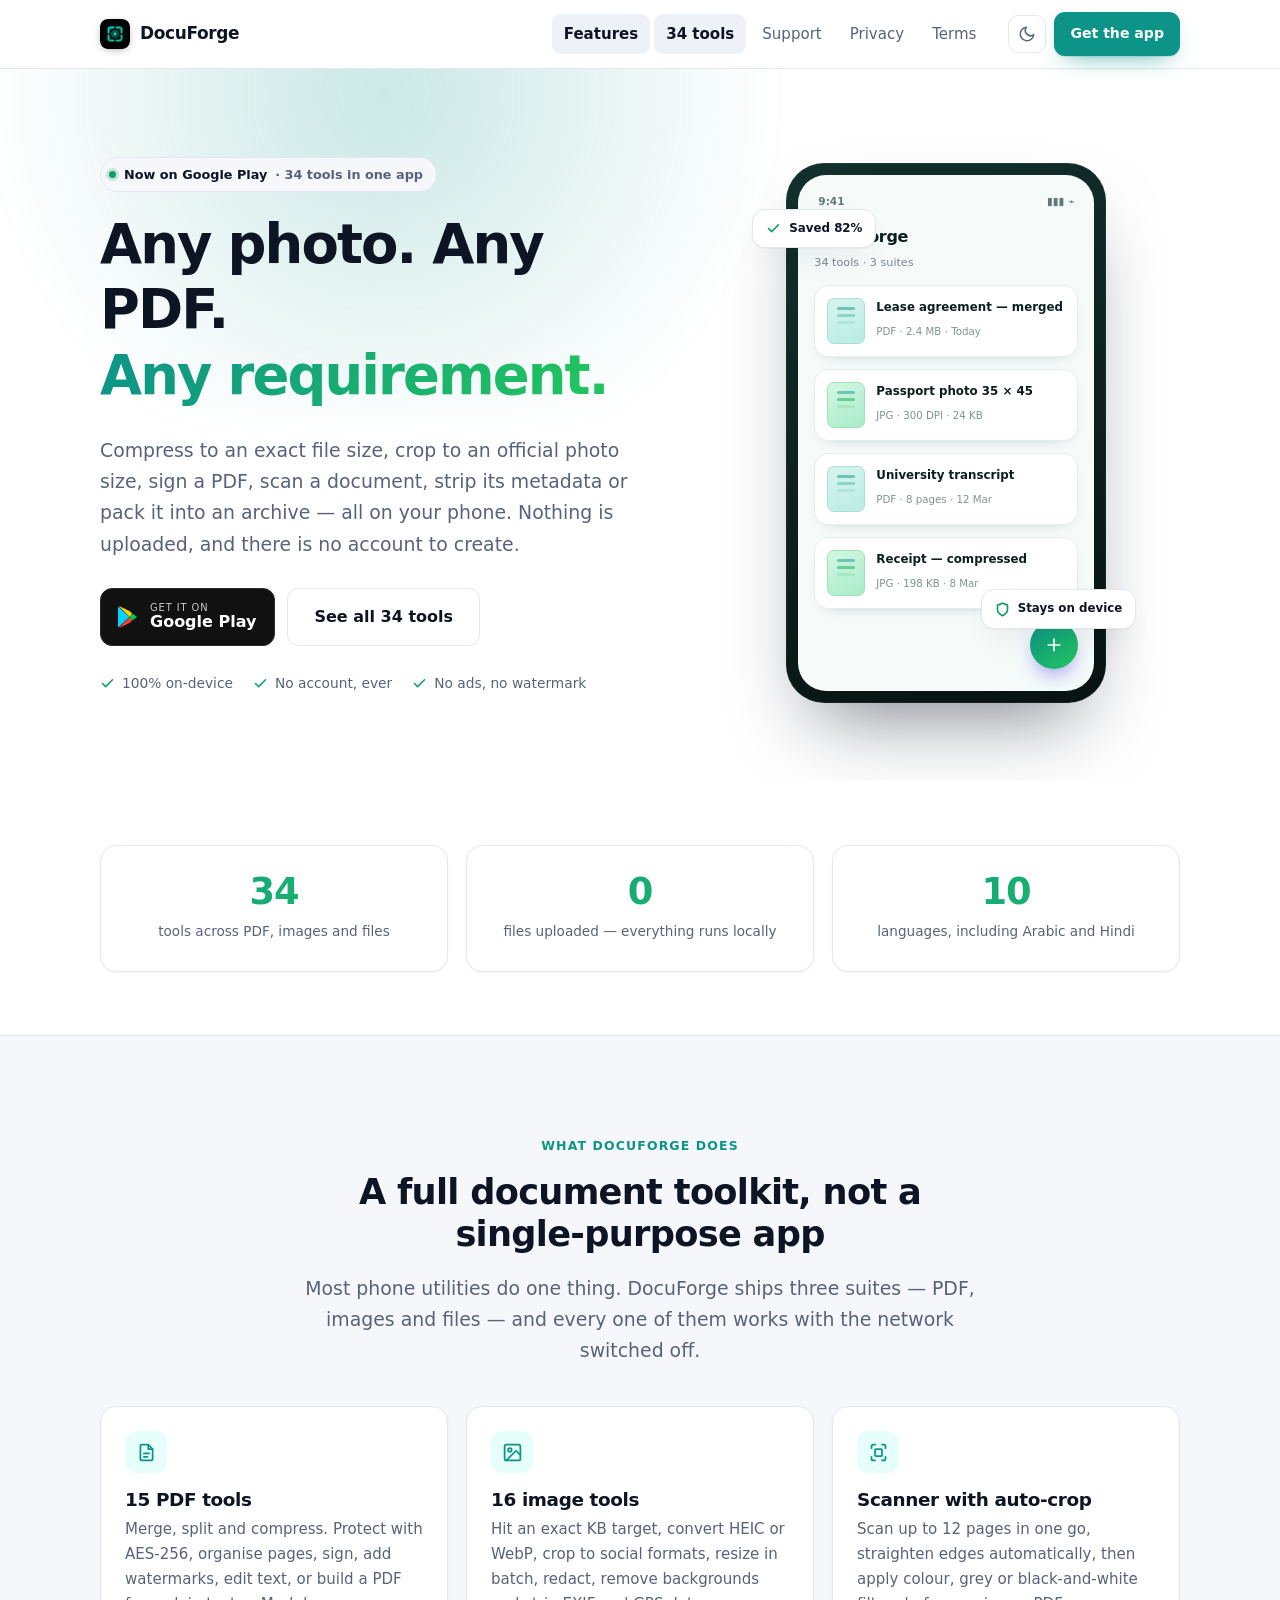
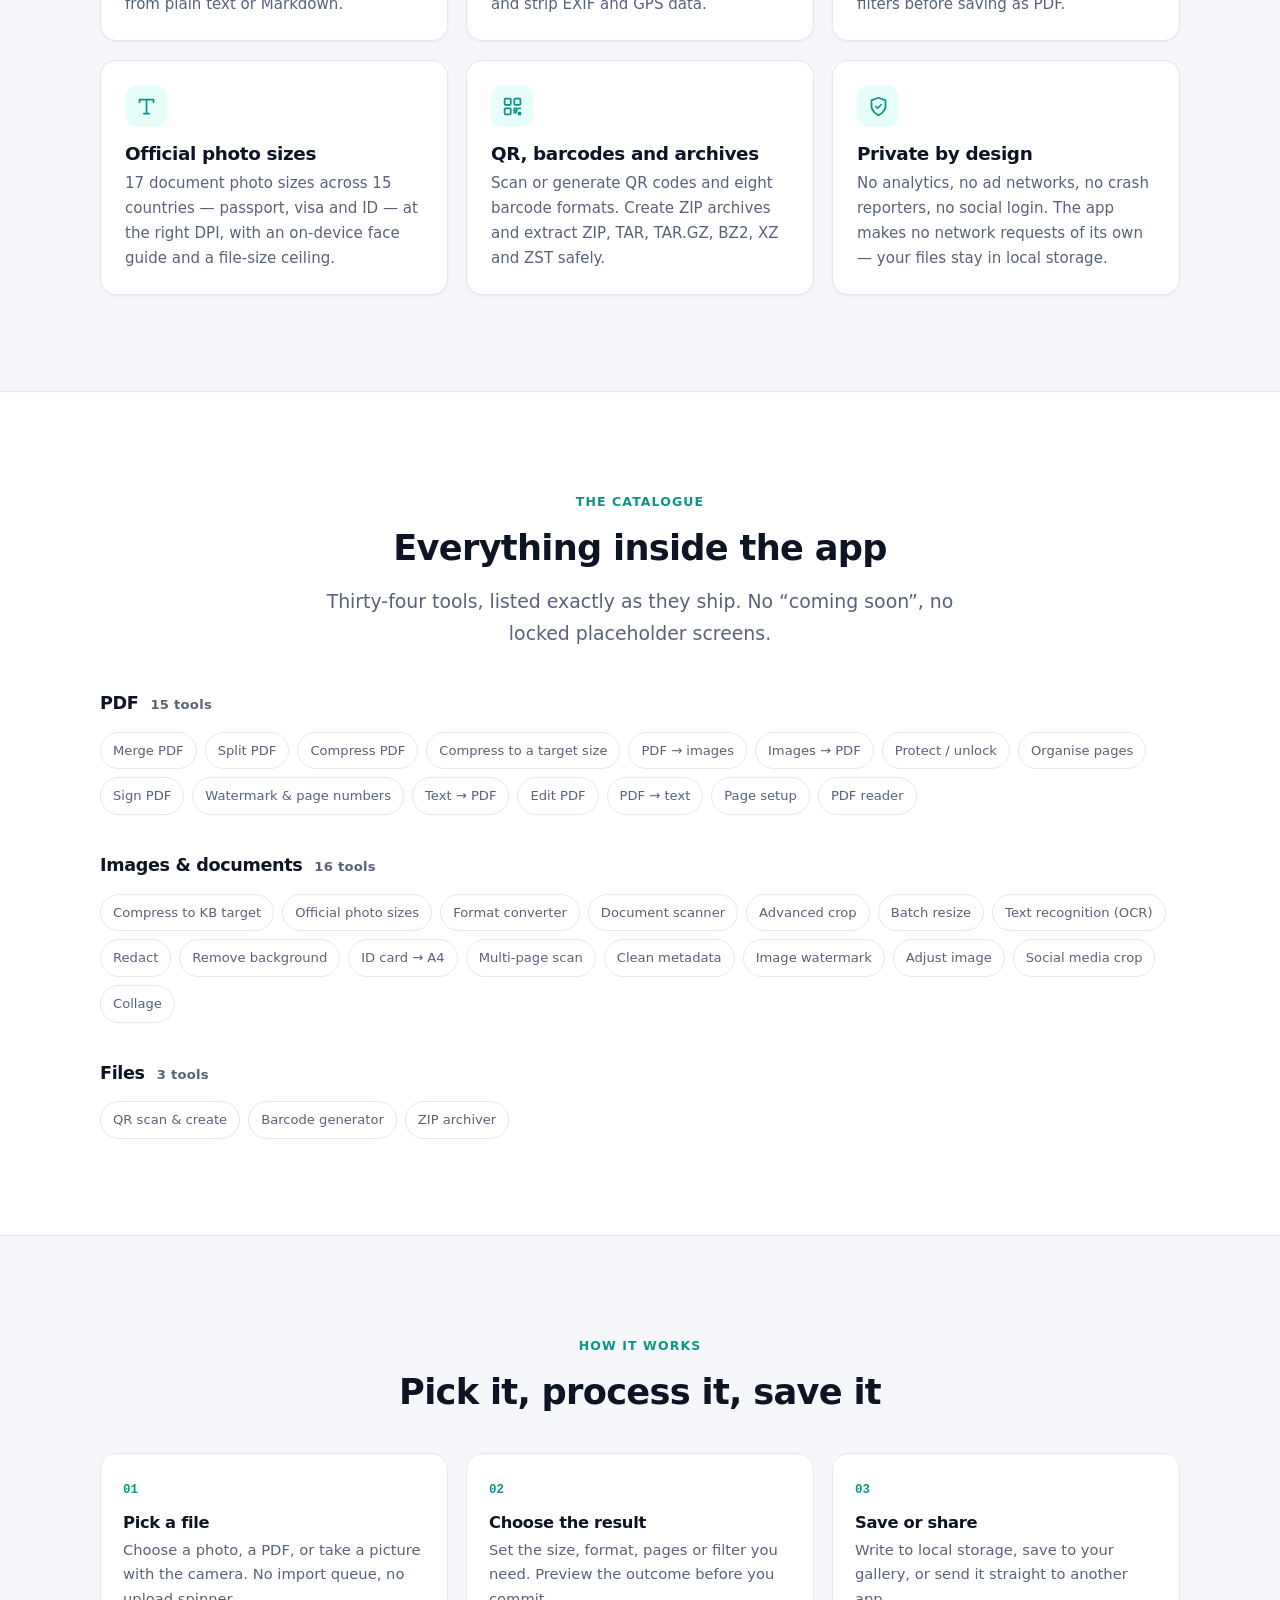
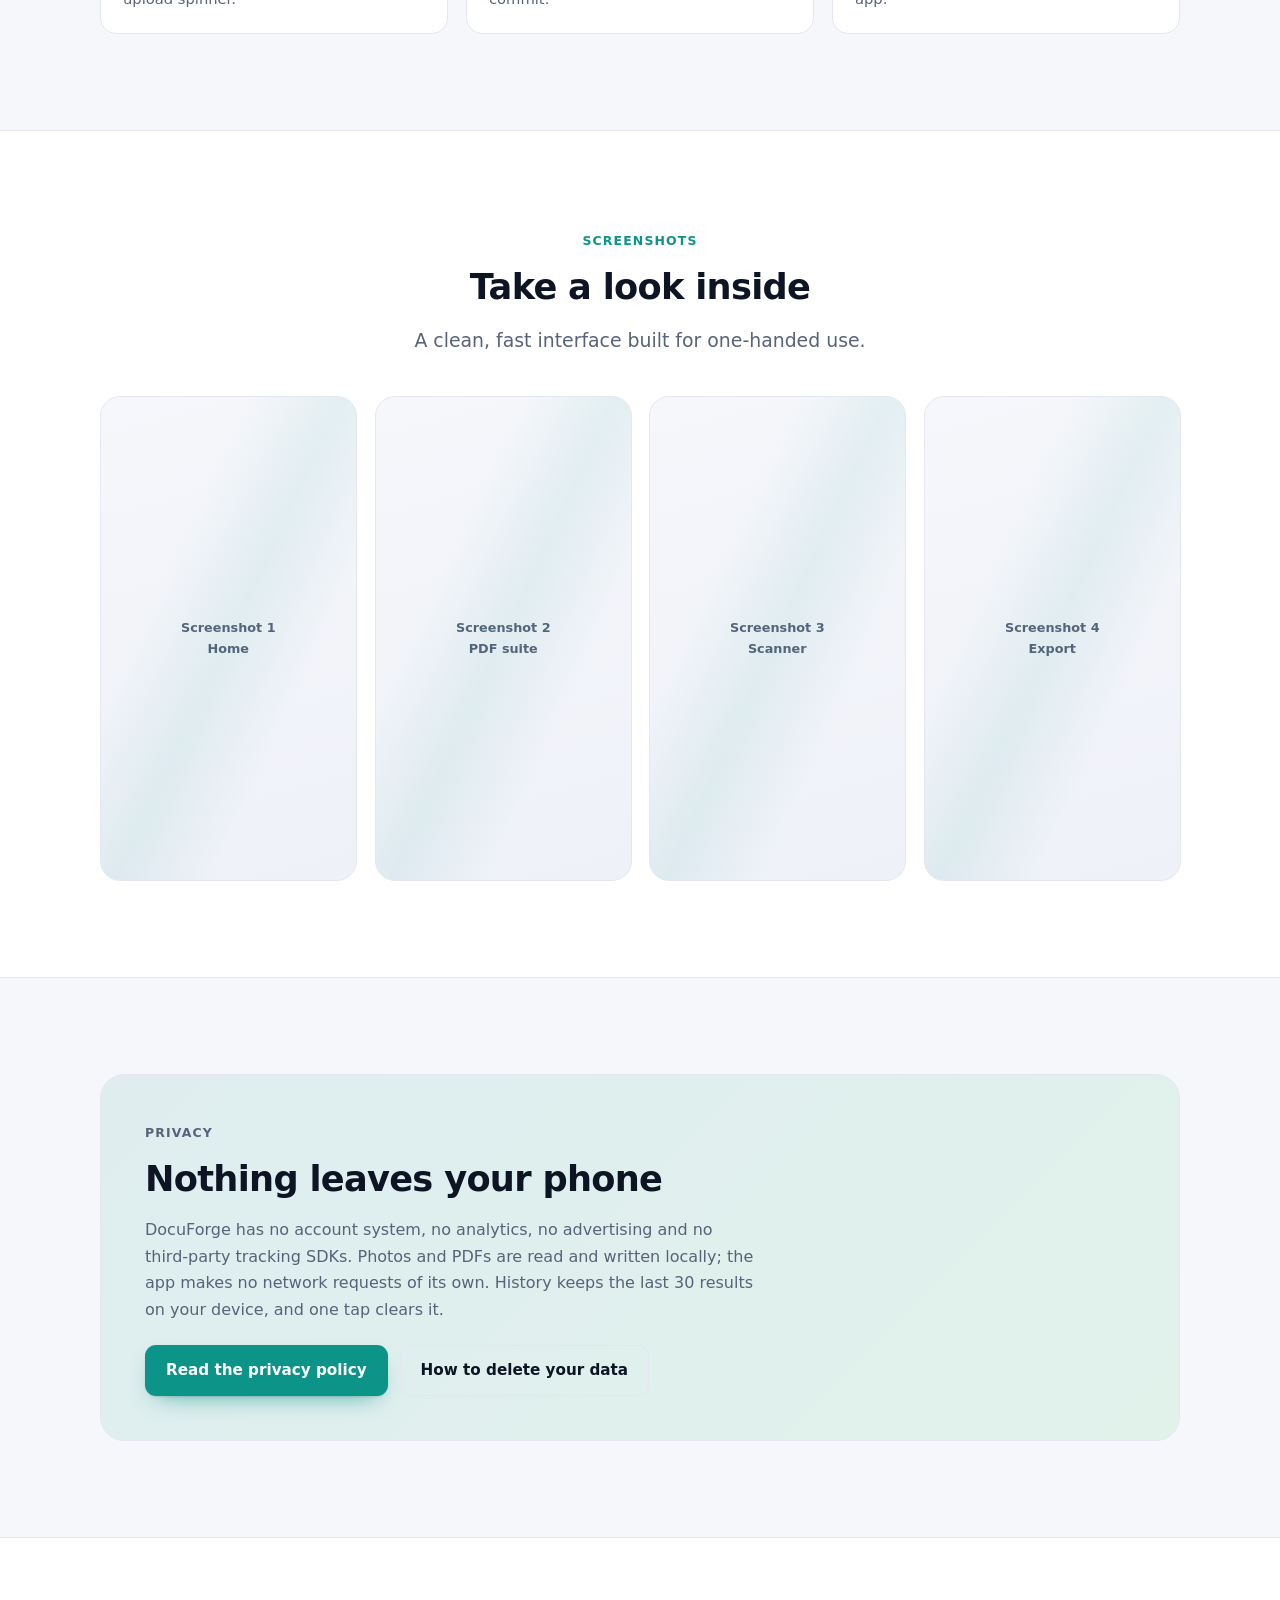
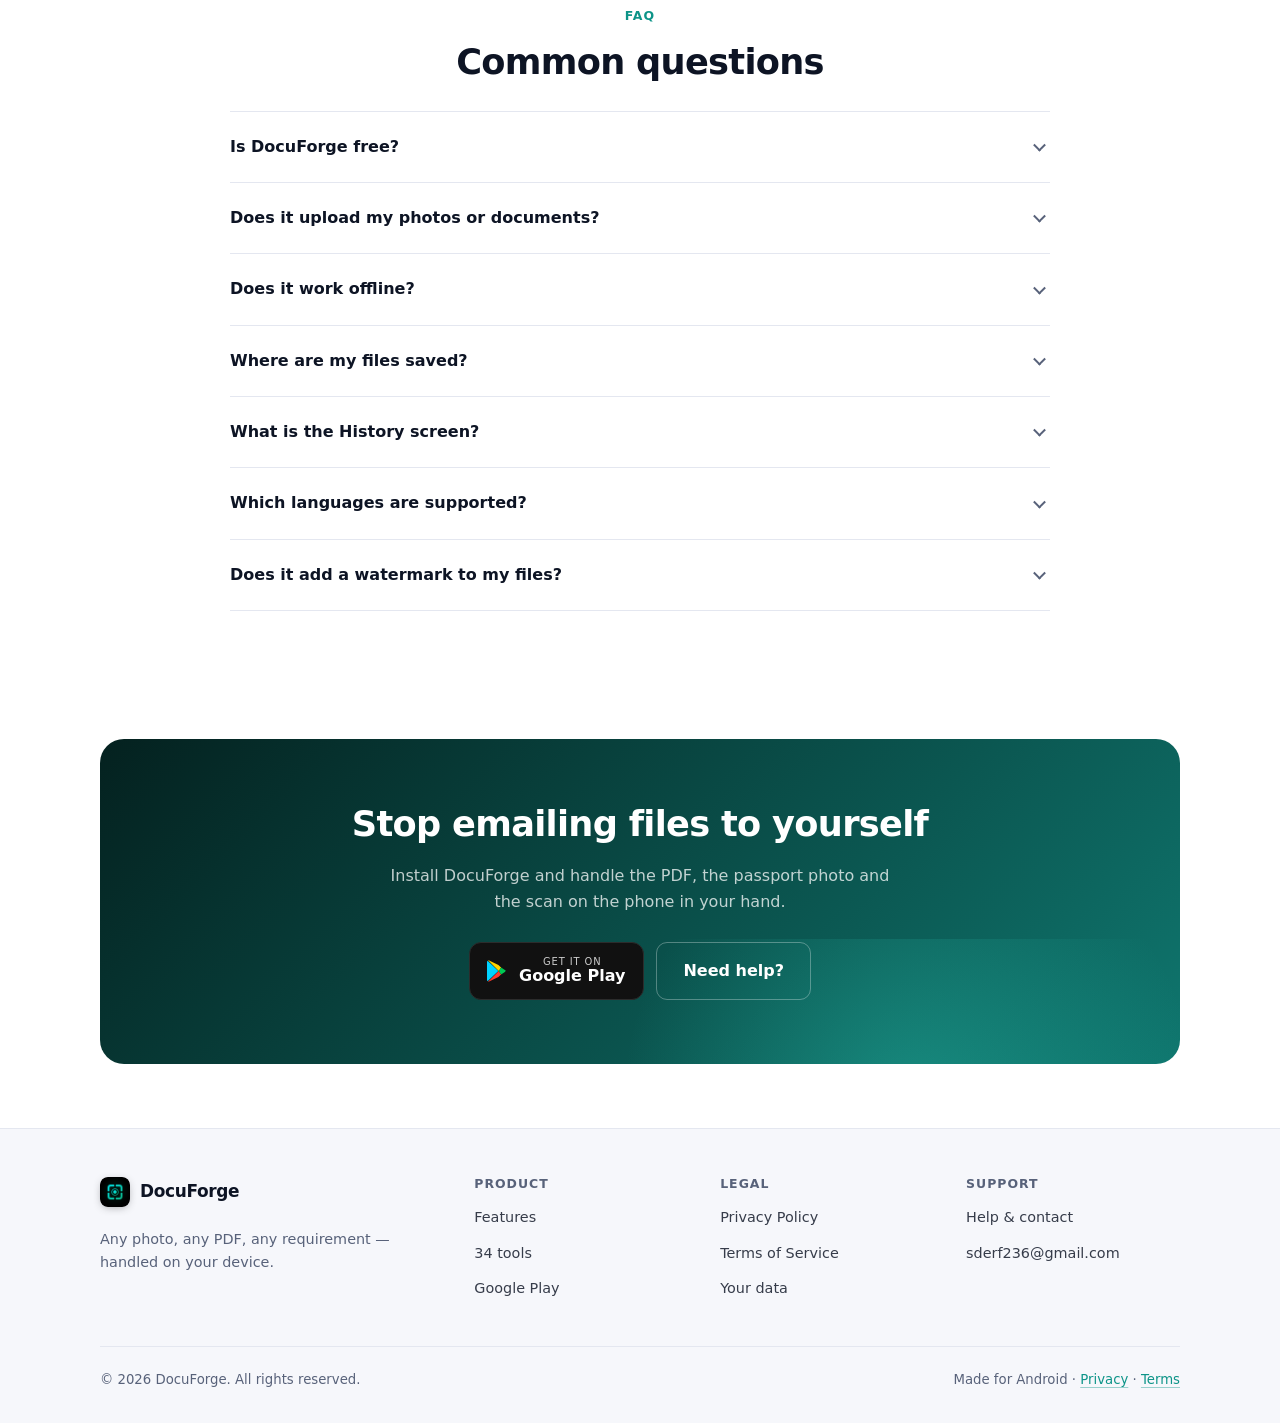
<file: index.html>
<!DOCTYPE html>
<html lang="en" data-theme="light">
<head>
  <meta charset="utf-8">
  <meta name="viewport" content="width=device-width, initial-scale=1">
  <title>DocuForge — Any photo, any PDF, any requirement</title>
  <meta name="description" content="34 on-device tools for PDFs, photos and files: compress to an exact size, crop to official photo dimensions, sign, scan, OCR, redact and archive. No account, no upload, no ads.">
  <link rel="canonical" href="https://docuforge.app/">
  <meta name="theme-color" content="#04100e">

  <!-- Open Graph / Twitter -->
  <meta property="og:type" content="website">
  <meta property="og:site_name" content="DocuForge">
  <meta property="og:title" content="DocuForge — Any photo. Any PDF. Any requirement.">
  <meta property="og:description" content="34 tools that run entirely on your phone. No account, no upload, no ads, no watermark.">
  <meta property="og:url" content="https://docuforge.app/">
  <meta property="og:image" content="https://docuforge.app/assets/img/og.jpg">
  <meta property="og:image:width" content="1200">
  <meta property="og:image:height" content="630">
  <meta name="twitter:card" content="summary_large_image">
  <meta name="twitter:title" content="DocuForge — Any photo. Any PDF. Any requirement.">
  <meta name="twitter:description" content="34 tools that run entirely on your phone. No account, no upload, no ads.">
  <meta name="twitter:image" content="https://docuforge.app/assets/img/og.jpg">

  <link rel="icon" type="image/png" href="assets/img/app-icon.png">
  <link rel="apple-touch-icon" href="assets/img/app-icon.png">
  <link rel="stylesheet" href="assets/css/style.css">
  <script>
    try {
      var t = localStorage.getItem("docuforge-theme");
      if (!t) t = matchMedia("(prefers-color-scheme: dark)").matches ? "dark" : "light";
      document.documentElement.setAttribute("data-theme", t);
    } catch (e) {}
    document.documentElement.classList.add("js");
  </script>
  <script type="application/ld+json">
  {
    "@context": "https://schema.org",
    "@type": "SoftwareApplication",
    "name": "DocuForge",
    "applicationCategory": "UtilitiesApplication",
    "operatingSystem": "Android",
    "description": "On-device toolbox for PDF, image, scan and archive tasks.",
    "url": "https://docuforge.app/",
    "downloadUrl": "https://play.google.com/store/apps/details?id=app.docuforge.studio",
    "offers": { "@type": "Offer", "price": "0", "priceCurrency": "USD" },
    "publisher": { "@type": "Organization", "name": "DocuForge" }
  }
  </script>
</head>
<body>
  <a class="skip-link" href="#main">Skip to content</a>

  <header class="site-header">
    <div class="container">
      <nav class="nav" aria-label="Primary">
        <a class="brand" href="index.html">
          <span class="brand__mark">
            <img src="assets/img/app-icon.png" alt="" width="30" height="30">
          </span>
          DocuForge
        </a>

        <button class="icon-btn nav__toggle" type="button" data-nav-toggle
                aria-expanded="false" aria-controls="primary-nav" aria-label="Open menu">
          <svg viewBox="0 0 24 24" fill="none" stroke="currentColor" stroke-width="2" stroke-linecap="round">
            <path d="M4 7h16M4 12h16M4 17h16"></path>
          </svg>
        </button>

        <div class="nav__links" id="primary-nav">
          <a href="index.html#features">Features</a>
          <a href="index.html#tools">34 tools</a>
          <a href="support.html">Support</a>
          <a href="privacy.html">Privacy</a>
          <a href="terms.html">Terms</a>
        </div>

        <div class="nav__actions">
          <button class="icon-btn" type="button" data-theme-toggle aria-label="Switch theme">
            <svg viewBox="0 0 24 24" fill="none" stroke="currentColor" stroke-width="2" stroke-linecap="round" stroke-linejoin="round">
              <path d="M21 12.8A9 9 0 1 1 11.2 3a7 7 0 0 0 9.8 9.8z"></path>
            </svg>
          </button>
          <a class="btn btn--sm" href="https://play.google.com/store/apps/details?id=app.docuforge.studio"
             rel="noopener" target="_blank">Get the app</a>
        </div>
      </nav>
    </div>
  </header>

  <main id="main">

    <!-- ================= HERO ================= -->
    <section class="hero">
      <div class="container">
        <div class="hero__grid">
          <div>
            <p class="hero__badge"><span class="dot" aria-hidden="true"></span> <b>Now on Google Play</b> · 34 tools in one app</p>

            <h1>Any photo. Any PDF.<br><span class="grad">Any requirement.</span></h1>

            <p class="lede">
              Compress to an exact file size, crop to an official photo size, sign a PDF,
              scan a document, strip its metadata or pack it into an archive — all on your
              phone. Nothing is uploaded, and there is no account to create.
            </p>

            <div class="hero__actions">
              <div class="btn-row">
                <a class="play-badge" href="https://play.google.com/store/apps/details?id=app.docuforge.studio"
                   rel="noopener" target="_blank" aria-label="Get DocuForge on Google Play">
                  <svg viewBox="0 0 24 24" aria-hidden="true">
                    <path fill="#00d2ff" d="M3.6 1.8 14.4 12 3.6 22.2A2 2 0 0 1 3 20.7V3.3c0-.6.2-1.1.6-1.5z"/>
                    <path fill="#ffd400" d="m17.1 8.6-2.7-2.6L5.1 1.4c-.4-.2-.8-.3-1.1-.2l10.8 10.8 2.3-3.4z"/>
                    <path fill="#ff3b30" d="M17.1 15.4 14.8 12 3.99 22.8c.34.1.74 0 1.11-.2l9.3-4.6 2.7-2.6z"/>
                    <path fill="#00c853" d="m20.9 11.1-3.8-2.5-2.3 3.4 2.3 3.4 3.8-2.5c1-.6 1-1.6 0-1.8z"/>
                  </svg>
                  <span class="play-badge__text">
                    <span class="play-badge__small">Get it on</span>
                    <span class="play-badge__big">Google Play</span>
                  </span>
                </a>
                <a class="btn btn--ghost btn--lg" href="#tools">See all 34 tools</a>
              </div>

              <ul class="hero__meta">
                <li>
                  <svg viewBox="0 0 24 24" fill="none" stroke="currentColor" stroke-width="2.4" stroke-linecap="round" stroke-linejoin="round"><path d="M20 6 9 17l-5-5"></path></svg>
                  100% on-device
                </li>
                <li>
                  <svg viewBox="0 0 24 24" fill="none" stroke="currentColor" stroke-width="2.4" stroke-linecap="round" stroke-linejoin="round"><path d="M20 6 9 17l-5-5"></path></svg>
                  No account, ever
                </li>
                <li>
                  <svg viewBox="0 0 24 24" fill="none" stroke="currentColor" stroke-width="2.4" stroke-linecap="round" stroke-linejoin="round"><path d="M20 6 9 17l-5-5"></path></svg>
                  No ads, no watermark
                </li>
              </ul>
            </div>
          </div>

          <!-- CSS phone mockup — replace with a real screenshot when you have one -->
          <div class="mock" aria-hidden="true">
            <div class="mock__phone">
              <div class="mock__screen">
                <div class="mock__status"><span>9:41</span><span>▮▮▮ ⌁</span></div>
                <div class="mock__title">DocuForge</div>
                <div class="mock__sub">34 tools · 3 suites</div>

                <div class="mock__doc">
                  <div class="mock__thumb"></div>
                  <div class="mock__lines">
                    <b>Lease agreement — merged</b>
                    <span>PDF · 2.4 MB · Today</span>
                  </div>
                </div>

                <div class="mock__doc">
                  <div class="mock__thumb mock__thumb--scan"></div>
                  <div class="mock__lines">
                    <b>Passport photo 35 × 45</b>
                    <span>JPG · 300 DPI · 24 KB</span>
                  </div>
                </div>

                <div class="mock__doc">
                  <div class="mock__thumb"></div>
                  <div class="mock__lines">
                    <b>University transcript</b>
                    <span>PDF · 8 pages · 12 Mar</span>
                  </div>
                </div>

                <div class="mock__doc">
                  <div class="mock__thumb mock__thumb--scan"></div>
                  <div class="mock__lines">
                    <b>Receipt — compressed</b>
                    <span>JPG · 198 KB · 8 Mar</span>
                  </div>
                </div>

                <div class="mock__fab">
                  <svg viewBox="0 0 24 24" fill="none" stroke="currentColor" stroke-width="2" stroke-linecap="round">
                    <path d="M12 5v14M5 12h14"></path>
                  </svg>
                </div>
              </div>
            </div>

            <div class="mock__chip mock__chip--tl">
              <svg viewBox="0 0 24 24" fill="none" stroke="currentColor" stroke-width="2.6" stroke-linecap="round" stroke-linejoin="round"><path d="M20 6 9 17l-5-5"></path></svg>
              Saved 82%
            </div>
            <div class="mock__chip mock__chip--br">
              <svg viewBox="0 0 24 24" fill="none" stroke="currentColor" stroke-width="2.6" stroke-linecap="round" stroke-linejoin="round"><path d="M12 22s8-4 8-10V5l-8-3-8 3v7c0 6 8 10 8 10z"></path></svg>
              Stays on device
            </div>
          </div>
        </div>
      </div>
    </section>

    <!-- ================= STATS ================= -->
    <section class="section--tight">
      <div class="container">
        <div class="stats">
          <div class="stat reveal"><b>34</b><span>tools across PDF, images and files</span></div>
          <div class="stat reveal"><b>0</b><span>files uploaded — everything runs locally</span></div>
          <div class="stat reveal"><b>10</b><span>languages, including Arabic and Hindi</span></div>
        </div>
      </div>
    </section>

    <!-- ================= FEATURES ================= -->
    <section class="section section--surface" id="features">
      <div class="container">
        <div class="center reveal" style="max-width:700px;margin-inline:auto">
          <p class="eyebrow">What DocuForge does</p>
          <h2>A full document toolkit, not a single-purpose app</h2>
          <p class="lede">Most phone utilities do one thing. DocuForge ships three suites — PDF, images and files — and every one of them works with the network switched off.</p>
        </div>

        <div class="grid grid--3" style="margin-top:40px">
          <article class="card reveal">
            <div class="card__icon">
              <svg viewBox="0 0 24 24" fill="none" stroke="currentColor" stroke-width="2" stroke-linecap="round" stroke-linejoin="round">
                <path d="M14 3H7a2 2 0 0 0-2 2v14a2 2 0 0 0 2 2h10a2 2 0 0 0 2-2V8z"></path>
                <path d="M14 3v5h5M9 13h6M9 17h4"></path>
              </svg>
            </div>
            <h3>15 PDF tools</h3>
            <p>Merge, split and compress. Protect with AES-256, organise pages, sign, add watermarks, edit text, or build a PDF from plain text or Markdown.</p>
          </article>

          <article class="card reveal">
            <div class="card__icon">
              <svg viewBox="0 0 24 24" fill="none" stroke="currentColor" stroke-width="2" stroke-linecap="round" stroke-linejoin="round">
                <rect x="3" y="3" width="18" height="18" rx="2"></rect>
                <circle cx="9" cy="9" r="2"></circle>
                <path d="m21 15-5-5L5 21"></path>
              </svg>
            </div>
            <h3>16 image tools</h3>
            <p>Hit an exact KB target, convert HEIC or WebP, crop to social formats, resize in batch, redact, remove backgrounds and strip EXIF and GPS data.</p>
          </article>

          <article class="card reveal">
            <div class="card__icon">
              <svg viewBox="0 0 24 24" fill="none" stroke="currentColor" stroke-width="2" stroke-linecap="round" stroke-linejoin="round">
                <path d="M4 7V5a2 2 0 0 1 2-2h2M20 7V5a2 2 0 0 0-2-2h-2M4 17v2a2 2 0 0 0 2 2h2M20 17v2a2 2 0 0 1-2 2h-2"></path>
                <rect x="8" y="8" width="8" height="8" rx="1"></rect>
              </svg>
            </div>
            <h3>Scanner with auto-crop</h3>
            <p>Scan up to 12 pages in one go, straighten edges automatically, then apply colour, grey or black-and-white filters before saving as PDF.</p>
          </article>

          <article class="card reveal">
            <div class="card__icon">
              <svg viewBox="0 0 24 24" fill="none" stroke="currentColor" stroke-width="2" stroke-linecap="round" stroke-linejoin="round">
                <path d="M4 7V4h16v3M9 20h6M12 4v16"></path>
              </svg>
            </div>
            <h3>Official photo sizes</h3>
            <p>17 document photo sizes across 15 countries — passport, visa and ID — at the right DPI, with an on-device face guide and a file-size ceiling.</p>
          </article>

          <article class="card reveal">
            <div class="card__icon">
              <svg viewBox="0 0 24 24" fill="none" stroke="currentColor" stroke-width="2" stroke-linecap="round" stroke-linejoin="round">
                <rect x="3" y="3" width="7" height="7" rx="1"></rect>
                <rect x="14" y="3" width="7" height="7" rx="1"></rect>
                <rect x="3" y="14" width="7" height="7" rx="1"></rect>
                <path d="M14 14h3v3h-3zM19 19h2v2h-2zM19 14h2M14 19h2"></path>
              </svg>
            </div>
            <h3>QR, barcodes and archives</h3>
            <p>Scan or generate QR codes and eight barcode formats. Create ZIP archives and extract ZIP, TAR, TAR.GZ, BZ2, XZ and ZST safely.</p>
          </article>

          <article class="card reveal">
            <div class="card__icon">
              <svg viewBox="0 0 24 24" fill="none" stroke="currentColor" stroke-width="2" stroke-linecap="round" stroke-linejoin="round">
                <path d="M12 22s8-4 8-10V5l-8-3-8 3v7c0 6 8 10 8 10z"></path>
                <path d="m9 12 2 2 4-4"></path>
              </svg>
            </div>
            <h3>Private by design</h3>
            <p>No analytics, no ad networks, no crash reporters, no social login. The app makes no network requests of its own — your files stay in local storage.</p>
          </article>
        </div>
      </div>
    </section>

    <!-- ================= TOOLS ================= -->
    <section class="section" id="tools">
      <div class="container">
        <div class="center reveal" style="max-width:660px;margin-inline:auto">
          <p class="eyebrow">The catalogue</p>
          <h2>Everything inside the app</h2>
          <p class="lede">Thirty-four tools, listed exactly as they ship. No “coming soon”, no locked placeholder screens.</p>
        </div>

        <div style="margin-top:44px" class="reveal">
          <div class="suite">
            <div class="suite__head">
              <h3>PDF</h3><span>15 tools</span>
            </div>
            <ul class="tool-list">
              <li>Merge PDF</li>
              <li>Split PDF</li>
              <li>Compress PDF</li>
              <li>Compress to a target size</li>
              <li>PDF → images</li>
              <li>Images → PDF</li>
              <li>Protect / unlock</li>
              <li>Organise pages</li>
              <li>Sign PDF</li>
              <li>Watermark &amp; page numbers</li>
              <li>Text → PDF</li>
              <li>Edit PDF</li>
              <li>PDF → text</li>
              <li>Page setup</li>
              <li>PDF reader</li>
            </ul>
          </div>

          <div class="suite">
            <div class="suite__head">
              <h3>Images &amp; documents</h3><span>16 tools</span>
            </div>
            <ul class="tool-list">
              <li>Compress to KB target</li>
              <li>Official photo sizes</li>
              <li>Format converter</li>
              <li>Document scanner</li>
              <li>Advanced crop</li>
              <li>Batch resize</li>
              <li>Text recognition (OCR)</li>
              <li>Redact</li>
              <li>Remove background</li>
              <li>ID card → A4</li>
              <li>Multi-page scan</li>
              <li>Clean metadata</li>
              <li>Image watermark</li>
              <li>Adjust image</li>
              <li>Social media crop</li>
              <li>Collage</li>
            </ul>
          </div>

          <div class="suite" style="margin-bottom:0">
            <div class="suite__head">
              <h3>Files</h3><span>3 tools</span>
            </div>
            <ul class="tool-list">
              <li>QR scan &amp; create</li>
              <li>Barcode generator</li>
              <li>ZIP archiver</li>
            </ul>
          </div>
        </div>
      </div>
    </section>

    <!-- ================= HOW IT WORKS ================= -->
    <section class="section section--surface">
      <div class="container">
        <div class="center reveal" style="max-width:620px;margin-inline:auto">
          <p class="eyebrow">How it works</p>
          <h2>Pick it, process it, save it</h2>
        </div>

        <div class="steps" style="margin-top:40px">
          <div class="step reveal">
            <h3>Pick a file</h3>
            <p>Choose a photo, a PDF, or take a picture with the camera. No import queue, no upload spinner.</p>
          </div>
          <div class="step reveal">
            <h3>Choose the result</h3>
            <p>Set the size, format, pages or filter you need. Preview the outcome before you commit.</p>
          </div>
          <div class="step reveal">
            <h3>Save or share</h3>
            <p>Write to local storage, save to your gallery, or send it straight to another app.</p>
          </div>
        </div>
      </div>
    </section>

    <!-- ================= SCREENSHOTS ================= -->
    <section class="section" id="screens">
      <div class="container">
        <div class="center reveal" style="max-width:620px;margin-inline:auto">
          <p class="eyebrow">Screenshots</p>
          <h2>Take a look inside</h2>
          <p class="lede">A clean, fast interface built for one-handed use.</p>
        </div>

        <!-- Replace each .shot with: <img src="assets/img/shot-1.png" alt="..." class="shot"> -->
        <div class="shots" style="margin-top:40px">
          <div class="shot reveal">Screenshot 1<br>Home</div>
          <div class="shot reveal">Screenshot 2<br>PDF suite</div>
          <div class="shot reveal">Screenshot 3<br>Scanner</div>
          <div class="shot reveal">Screenshot 4<br>Export</div>
        </div>
      </div>
    </section>

    <!-- ================= PRIVACY ================= -->
    <section class="section section--surface" id="privacy">
      <div class="container">
        <div class="band reveal">
          <p class="eyebrow">Privacy</p>
          <h2>Nothing leaves your phone</h2>
          <p>
            DocuForge has no account system, no analytics, no advertising and no third-party
            tracking SDKs. Photos and PDFs are read and written locally; the app makes no network
            requests of its own. History keeps the last 30 results on your device, and one tap
            clears it.
          </p>
          <div class="btn-row" style="margin-top:22px">
            <a class="btn" href="privacy.html">Read the privacy policy</a>
            <a class="btn btn--ghost" href="data.html">How to delete your data</a>
          </div>
        </div>
      </div>
    </section>

    <!-- ================= FAQ ================= -->
    <section class="section section--tight">
      <div class="container">
        <div class="center reveal" style="margin-bottom:28px">
          <p class="eyebrow">FAQ</p>
          <h2>Common questions</h2>
        </div>

        <div class="faq">
          <details>
            <summary>Is DocuForge free?</summary>
            <p>Yes. The app is free to download and every tool is available without an account or a subscription. There are no ads and no watermarks on your output.</p>
          </details>
          <details>
            <summary>Does it upload my photos or documents?</summary>
            <p>No. All processing happens on your device. The app contains no analytics, ad or tracking SDKs and makes no network requests of its own.</p>
          </details>
          <details>
            <summary>Does it work offline?</summary>
            <p>Yes, with one small exception: the face guide used when making passport photos downloads its ML Kit model once through Google Play services. After that it runs on-device. Your images are never sent to Google.</p>
          </details>
          <details>
            <summary>Where are my files saved?</summary>
            <p>Results go to the app’s local storage, and to your gallery or Downloads only when you tap Save or Export. Deleting a result, clearing history or uninstalling the app removes them permanently — keep your own backups of anything important.</p>
          </details>
          <details>
            <summary>What is the History screen?</summary>
            <p>It keeps your last 30 results plus file metadata, locally. You can delete individual entries or clear the whole list at any time, and you can optionally protect it with a biometric lock.</p>
          </details>
          <details>
            <summary>Which languages are supported?</summary>
            <p>Ten: Arabic, English, French, German, Hindi, Indonesian, Portuguese, Russian, Spanish and Turkish. Arabic and Hindi interfaces run right-to-left and left-to-right correctly.</p>
          </details>
          <details>
            <summary>Does it add a watermark to my files?</summary>
            <p>No. Watermarking is a tool you can choose to use; nothing is added to your output automatically.</p>
          </details>
        </div>
      </div>
    </section>

    <!-- ================= CTA ================= -->
    <section class="section section--tight">
      <div class="container">
        <div class="cta reveal">
          <h2>Stop emailing files to yourself</h2>
          <p>Install DocuForge and handle the PDF, the passport photo and the scan on the phone in your hand.</p>
          <div class="btn-row">
            <a class="play-badge" href="https://play.google.com/store/apps/details?id=app.docuforge.studio"
               rel="noopener" target="_blank">
              <svg viewBox="0 0 24 24" aria-hidden="true">
                <path fill="#00d2ff" d="M3.6 1.8 14.4 12 3.6 22.2A2 2 0 0 1 3 20.7V3.3c0-.6.2-1.1.6-1.5z"/>
                <path fill="#ffd400" d="m17.1 8.6-2.7-2.6L5.1 1.4c-.4-.2-.8-.3-1.1-.2l10.8 10.8 2.3-3.4z"/>
                <path fill="#ff3b30" d="M17.1 15.4 14.8 12 3.99 22.8c.34.1.74 0 1.11-.2l9.3-4.6 2.7-2.6z"/>
                <path fill="#00c853" d="m20.9 11.1-3.8-2.5-2.3 3.4 2.3 3.4 3.8-2.5c1-.6 1-1.6 0-1.8z"/>
              </svg>
              <span class="play-badge__text">
                <span class="play-badge__small">Get it on</span>
                <span class="play-badge__big">Google Play</span>
              </span>
            </a>
            <a class="btn btn--ghost btn--lg" href="support.html">Need help?</a>
          </div>
        </div>
      </div>
    </section>
  </main>

  <footer class="site-footer">
    <div class="container">
      <div class="footer__grid">
        <div class="footer__brand">
          <a class="brand" href="index.html">
            <span class="brand__mark">
              <img src="assets/img/app-icon.png" alt="" width="30" height="30">
            </span>
            DocuForge
          </a>
          <p>Any photo, any PDF, any requirement — handled on your device.</p>
        </div>

        <div class="footer__col">
          <h4>Product</h4>
          <ul>
            <li><a href="index.html#features">Features</a></li>
            <li><a href="index.html#tools">34 tools</a></li>
            <li><a href="https://play.google.com/store/apps/details?id=app.docuforge.studio" rel="noopener" target="_blank">Google Play</a></li>
          </ul>
        </div>

        <div class="footer__col">
          <h4>Legal</h4>
          <ul>
            <li><a href="privacy.html">Privacy Policy</a></li>
            <li><a href="terms.html">Terms of Service</a></li>
            <li><a href="data.html">Your data</a></li>
          </ul>
        </div>

        <div class="footer__col">
          <h4>Support</h4>
          <ul>
            <li><a href="support.html">Help &amp; contact</a></li>
            <li><a href="mailto:sderf236@gmail.com">sderf236@gmail.com</a></li>
          </ul>
        </div>
      </div>

      <div class="footer__bottom">
        <p>&copy; <span data-year>2026</span> DocuForge. All rights reserved.</p>
        <p>Made for Android · <a href="privacy.html">Privacy</a> · <a href="terms.html">Terms</a></p>
      </div>
    </div>
  </footer>

  <script src="assets/js/main.js" defer></script>
</body>
</html>
</file>
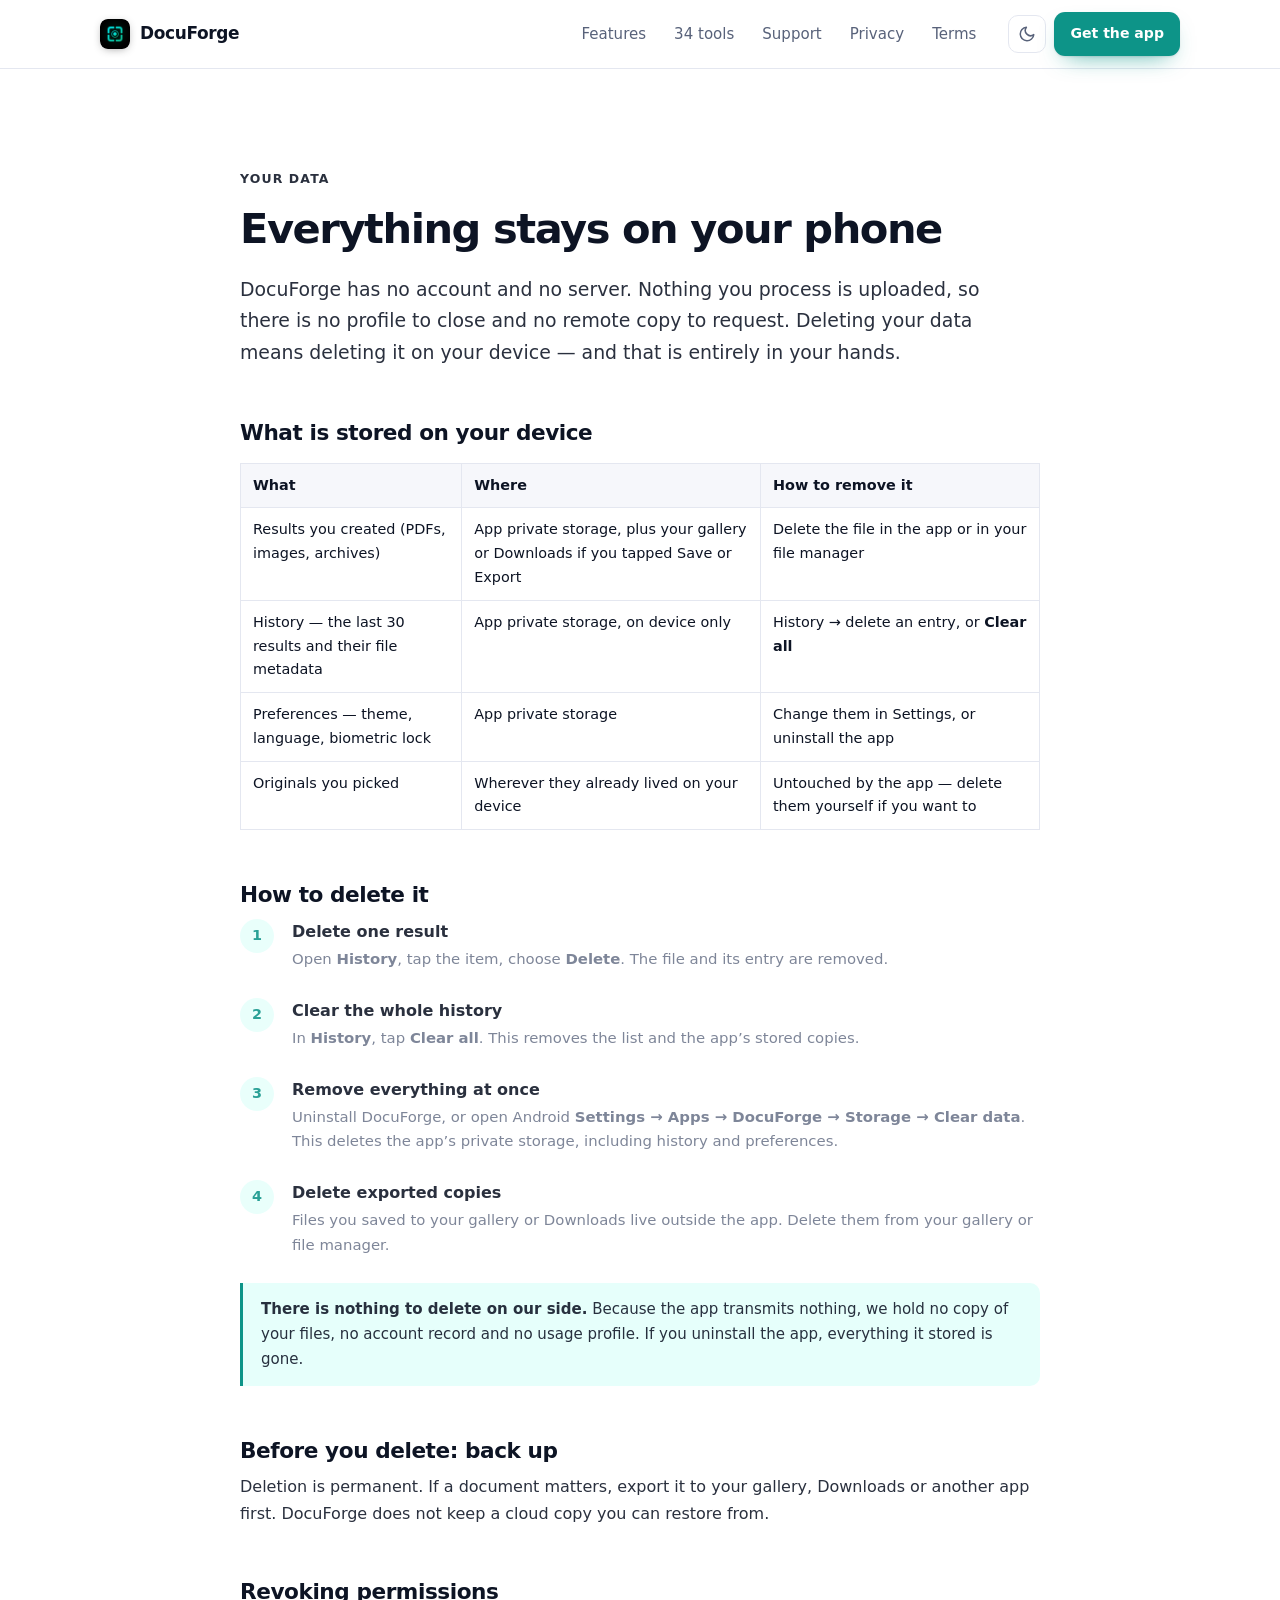
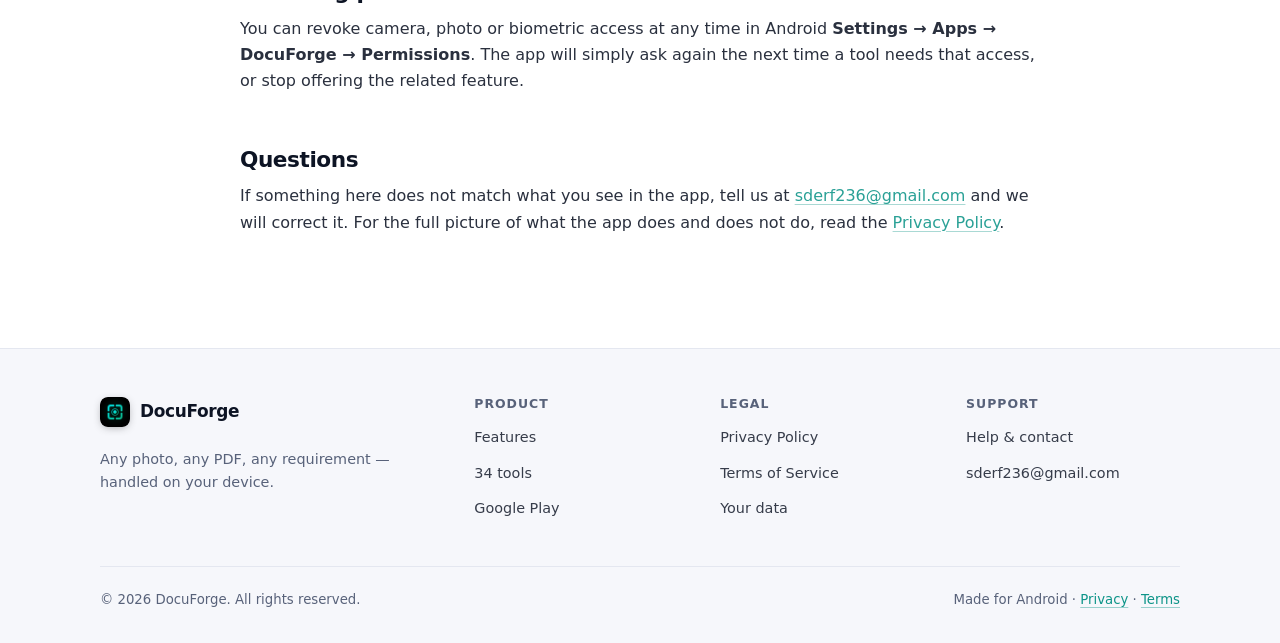
<file: data.html>
<!DOCTYPE html>
<html lang="en" data-theme="light">
<head>
  <meta charset="utf-8">
  <meta name="viewport" content="width=device-width, initial-scale=1">
  <title>Your data — DocuForge</title>
  <meta name="description" content="DocuForge keeps everything on your device. Here is exactly what is stored and how to delete it, with or without the app installed.">
  <link rel="canonical" href="https://docuforge.app/data.html">
  <meta name="theme-color" content="#04100e">
  <link rel="icon" type="image/png" href="assets/img/app-icon.png">
  <link rel="apple-touch-icon" href="assets/img/app-icon.png">
  <link rel="stylesheet" href="assets/css/style.css">
  <script>
    try {
      var t = localStorage.getItem("docuforge-theme");
      if (!t) t = matchMedia("(prefers-color-scheme: dark)").matches ? "dark" : "light";
      document.documentElement.setAttribute("data-theme", t);
    } catch (e) {}
    document.documentElement.classList.add("js");
  </script>
</head>
<body>
  <a class="skip-link" href="#main">Skip to content</a>

  <header class="site-header">
    <div class="container">
      <nav class="nav" aria-label="Primary">
        <a class="brand" href="index.html">
          <span class="brand__mark"><img src="assets/img/app-icon.png" alt="" width="30" height="30"></span>
          DocuForge
        </a>

        <button class="icon-btn nav__toggle" type="button" data-nav-toggle
                aria-expanded="false" aria-controls="primary-nav" aria-label="Open menu">
          <svg viewBox="0 0 24 24" fill="none" stroke="currentColor" stroke-width="2" stroke-linecap="round">
            <path d="M4 7h16M4 12h16M4 17h16"></path>
          </svg>
        </button>

        <div class="nav__links" id="primary-nav">
          <a href="index.html#features">Features</a>
          <a href="index.html#tools">34 tools</a>
          <a href="support.html">Support</a>
          <a href="privacy.html">Privacy</a>
          <a href="terms.html">Terms</a>
        </div>

        <div class="nav__actions">
          <button class="icon-btn" type="button" data-theme-toggle aria-label="Switch theme">
            <svg viewBox="0 0 24 24" fill="none" stroke="currentColor" stroke-width="2" stroke-linecap="round" stroke-linejoin="round">
              <path d="M21 12.8A9 9 0 1 1 11.2 3a7 7 0 0 0 9.8 9.8z"></path>
            </svg>
          </button>
          <a class="btn btn--sm" href="https://play.google.com/store/apps/details?id=app.docuforge.studio"
             rel="noopener" target="_blank">Get the app</a>
        </div>
      </nav>
    </div>
  </header>

  <main id="main">
    <section class="section">
      <div class="container">
        <div class="legal">
          <p class="eyebrow">Your data</p>
          <h1>Everything stays on your phone</h1>
          <p class="lede">
            DocuForge has no account and no server. Nothing you process is uploaded, so there is
            no profile to close and no remote copy to request. Deleting your data means deleting
            it on your device — and that is entirely in your hands.
          </p>

          <h2 id="stored">What is stored on your device</h2>
          <table>
            <thead>
              <tr><th>What</th><th>Where</th><th>How to remove it</th></tr>
            </thead>
            <tbody>
              <tr>
                <td>Results you created (PDFs, images, archives)</td>
                <td>App private storage, plus your gallery or Downloads if you tapped Save or Export</td>
                <td>Delete the file in the app or in your file manager</td>
              </tr>
              <tr>
                <td>History — the last 30 results and their file metadata</td>
                <td>App private storage, on device only</td>
                <td>History → delete an entry, or <strong>Clear all</strong></td>
              </tr>
              <tr>
                <td>Preferences — theme, language, biometric lock</td>
                <td>App private storage</td>
                <td>Change them in Settings, or uninstall the app</td>
              </tr>
              <tr>
                <td>Originals you picked</td>
                <td>Wherever they already lived on your device</td>
                <td>Untouched by the app — delete them yourself if you want to</td>
              </tr>
            </tbody>
          </table>

          <h2 id="delete">How to delete it</h2>
          <ol class="steps-list">
            <li>
              <b>Delete one result</b>
              <p>Open <strong>History</strong>, tap the item, choose <strong>Delete</strong>. The file and its entry are removed.</p>
            </li>
            <li>
              <b>Clear the whole history</b>
              <p>In <strong>History</strong>, tap <strong>Clear all</strong>. This removes the list and the app’s stored copies.</p>
            </li>
            <li>
              <b>Remove everything at once</b>
              <p>Uninstall DocuForge, or open Android <strong>Settings → Apps → DocuForge → Storage → Clear data</strong>. This deletes the app’s private storage, including history and preferences.</p>
            </li>
            <li>
              <b>Delete exported copies</b>
              <p>Files you saved to your gallery or Downloads live outside the app. Delete them from your gallery or file manager.</p>
            </li>
          </ol>

          <div class="note">
            <p><strong>There is nothing to delete on our side.</strong> Because the app transmits
            nothing, we hold no copy of your files, no account record and no usage profile. If you
            uninstall the app, everything it stored is gone.</p>
          </div>

          <h2 id="backup">Before you delete: back up</h2>
          <p>
            Deletion is permanent. If a document matters, export it to your gallery, Downloads or
            another app first. DocuForge does not keep a cloud copy you can restore from.
          </p>

          <h2 id="permissions">Revoking permissions</h2>
          <p>
            You can revoke camera, photo or biometric access at any time in Android
            <strong>Settings → Apps → DocuForge → Permissions</strong>. The app will simply ask
            again the next time a tool needs that access, or stop offering the related feature.
          </p>

          <h2 id="questions">Questions</h2>
          <p>
            If something here does not match what you see in the app, tell us at
            <a href="mailto:sderf236@gmail.com">sderf236@gmail.com</a> and we will correct
            it. For the full picture of what the app does and does not do, read the
            <a href="privacy.html">Privacy Policy</a>.
          </p>
        </div>
      </div>
    </section>
  </main>

  <footer class="site-footer">
    <div class="container">
      <div class="footer__grid">
        <div class="footer__brand">
          <a class="brand" href="index.html">
            <span class="brand__mark"><img src="assets/img/app-icon.png" alt="" width="30" height="30"></span>
            DocuForge
          </a>
          <p>Any photo, any PDF, any requirement — handled on your device.</p>
        </div>

        <div class="footer__col">
          <h4>Product</h4>
          <ul>
            <li><a href="index.html#features">Features</a></li>
            <li><a href="index.html#tools">34 tools</a></li>
            <li><a href="https://play.google.com/store/apps/details?id=app.docuforge.studio" rel="noopener" target="_blank">Google Play</a></li>
          </ul>
        </div>

        <div class="footer__col">
          <h4>Legal</h4>
          <ul>
            <li><a href="privacy.html">Privacy Policy</a></li>
            <li><a href="terms.html">Terms of Service</a></li>
            <li><a href="data.html">Your data</a></li>
          </ul>
        </div>

        <div class="footer__col">
          <h4>Support</h4>
          <ul>
            <li><a href="support.html">Help &amp; contact</a></li>
            <li><a href="mailto:sderf236@gmail.com">sderf236@gmail.com</a></li>
          </ul>
        </div>
      </div>

      <div class="footer__bottom">
        <p>&copy; <span data-year>2026</span> DocuForge. All rights reserved.</p>
        <p>Made for Android · <a href="privacy.html">Privacy</a> · <a href="terms.html">Terms</a></p>
      </div>
    </div>
  </footer>

  <script src="assets/js/main.js" defer></script>
</body>
</html>
</file>
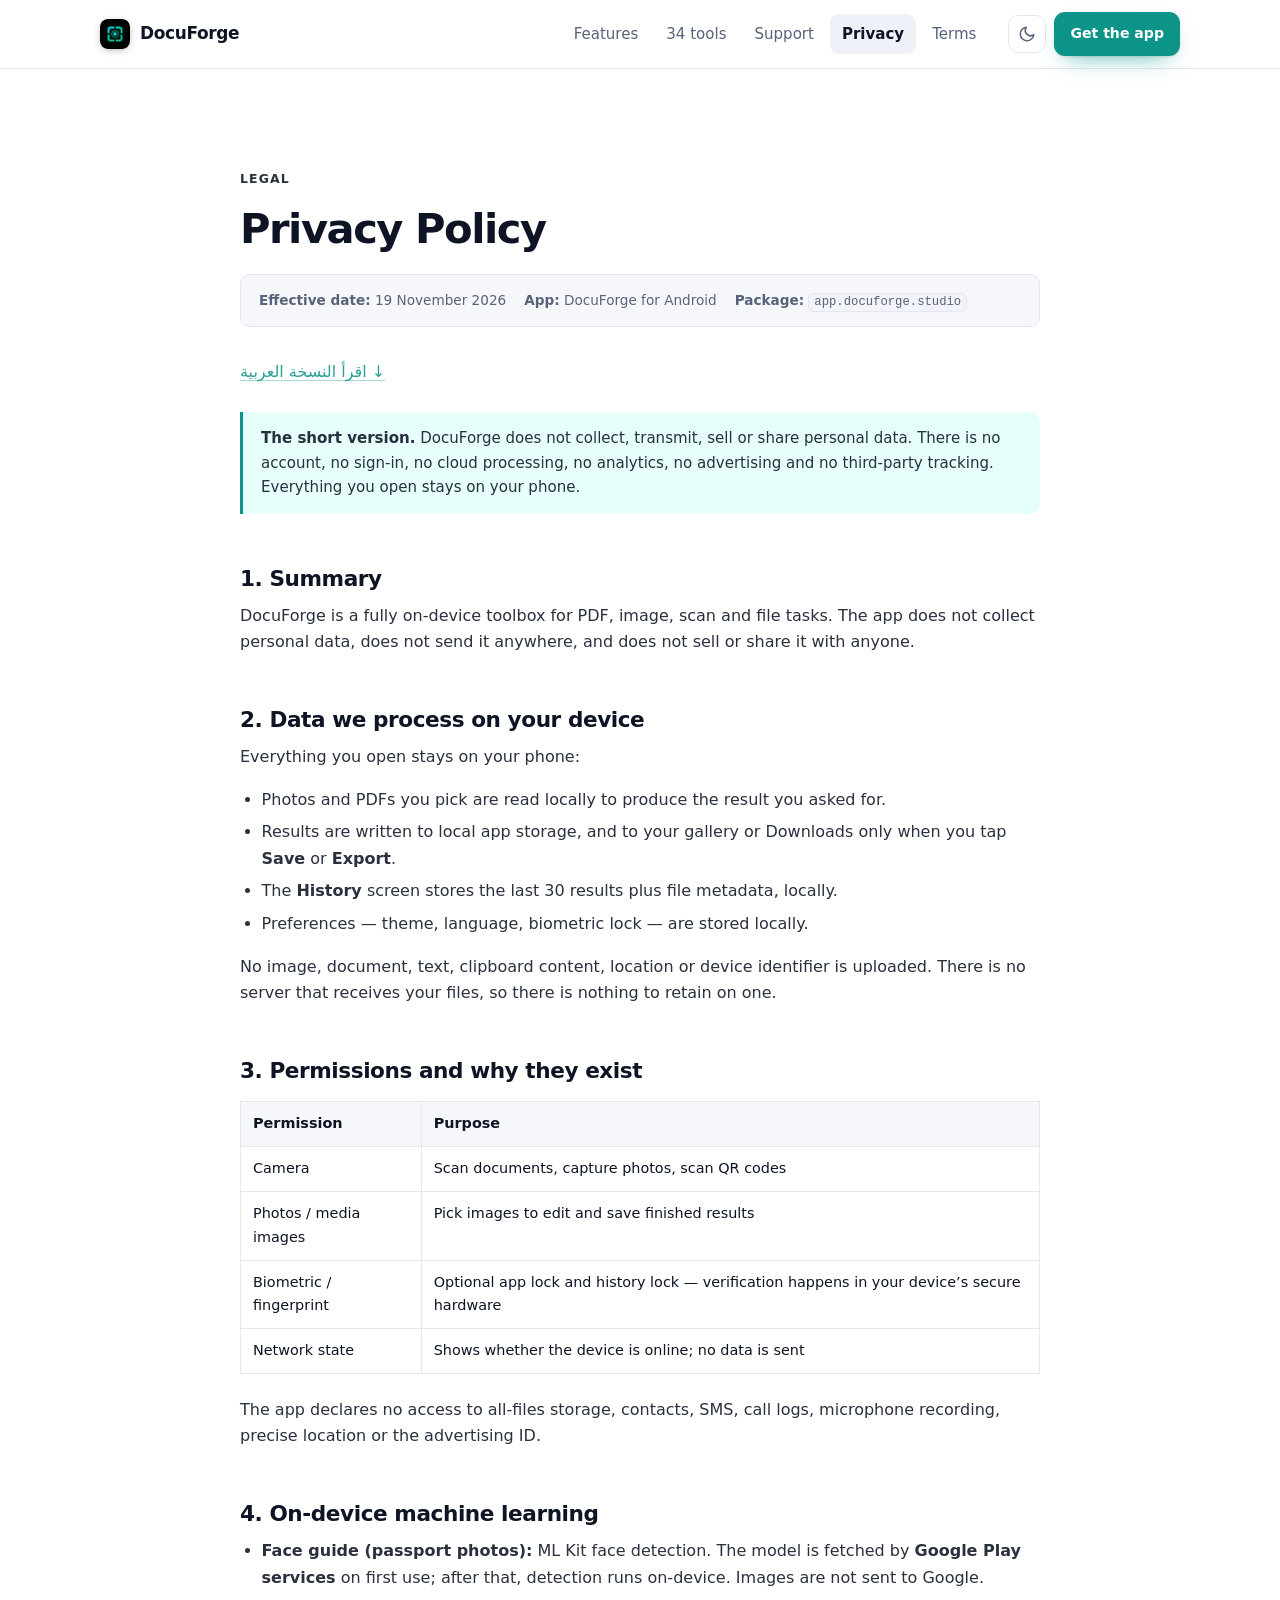
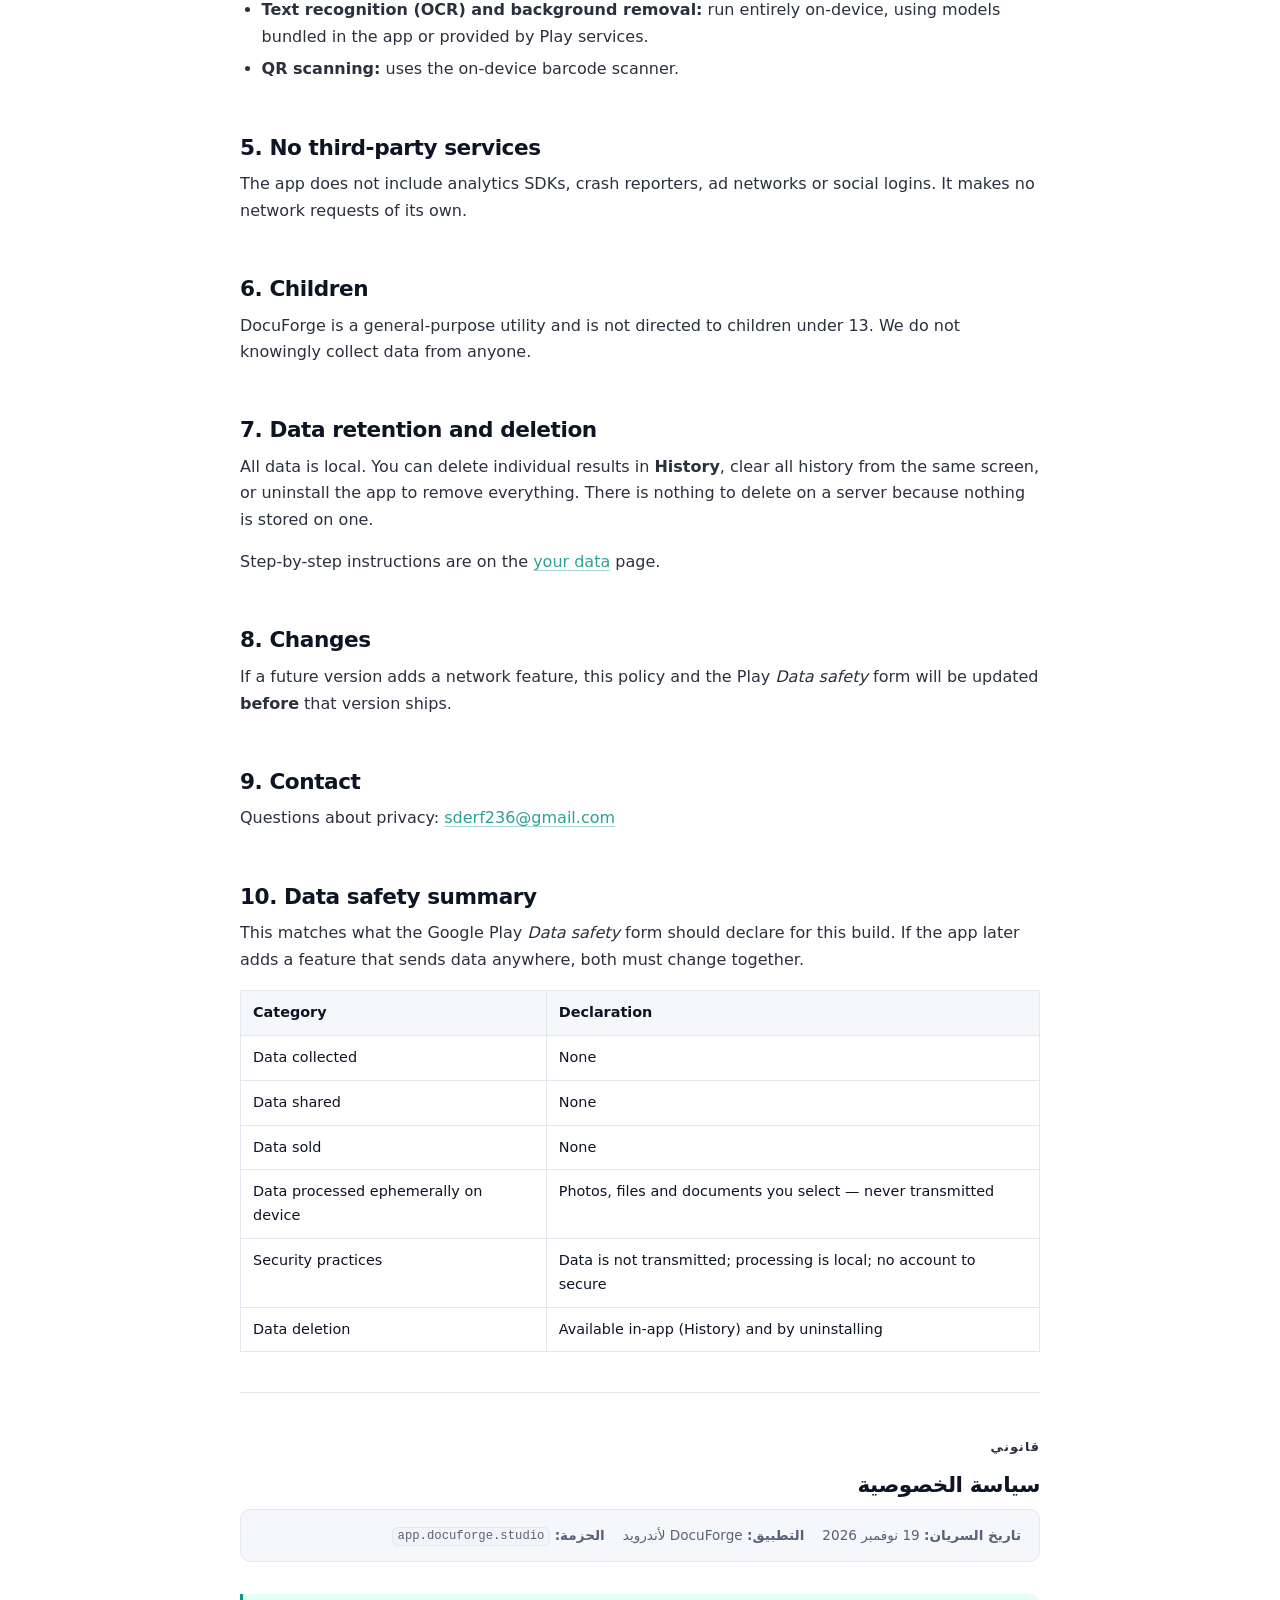
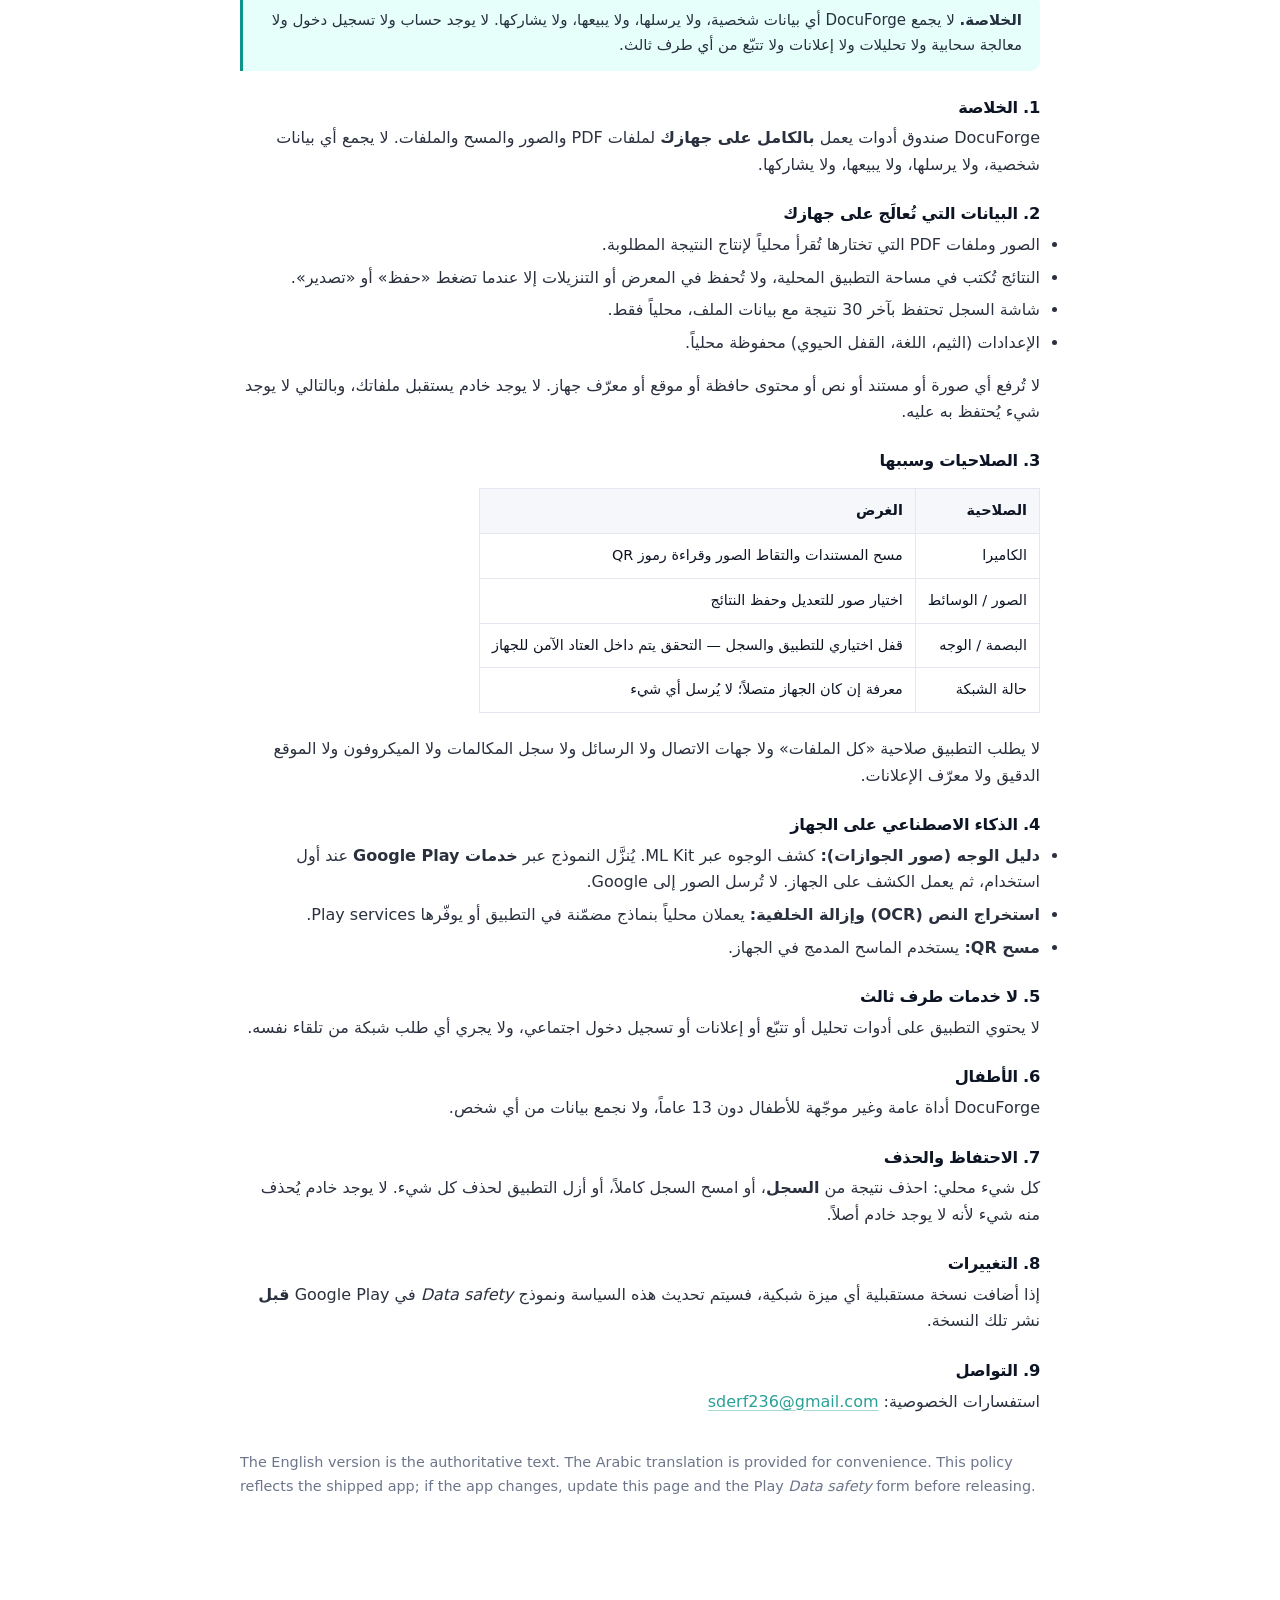
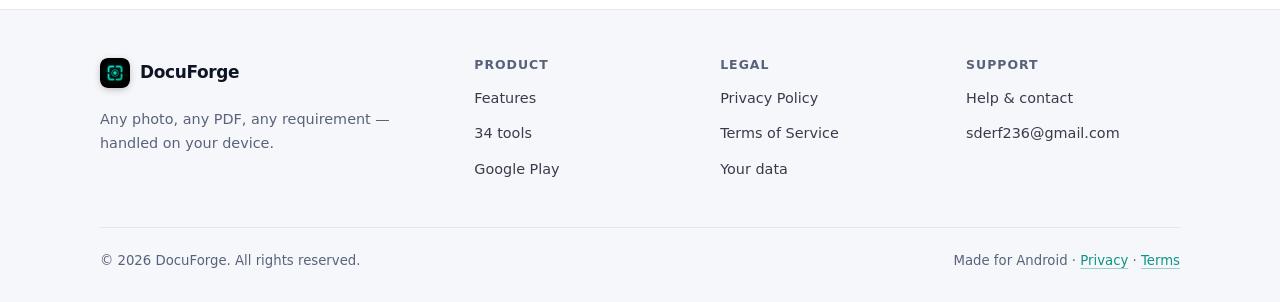
<file: privacy.html>
<!DOCTYPE html>
<html lang="en" data-theme="light">
<head>
  <meta charset="utf-8">
  <meta name="viewport" content="width=device-width, initial-scale=1">
  <title>Privacy Policy — DocuForge</title>
  <meta name="description" content="DocuForge does not collect, transmit, sell or share personal data. Everything runs on your device. Full policy in English and Arabic.">
  <link rel="canonical" href="https://docuforge.app/privacy.html">
  <meta name="theme-color" content="#04100e">
  <link rel="icon" type="image/png" href="assets/img/app-icon.png">
  <link rel="apple-touch-icon" href="assets/img/app-icon.png">
  <link rel="stylesheet" href="assets/css/style.css">
  <script>
    try {
      var t = localStorage.getItem("docuforge-theme");
      if (!t) t = matchMedia("(prefers-color-scheme: dark)").matches ? "dark" : "light";
      document.documentElement.setAttribute("data-theme", t);
    } catch (e) {}
    document.documentElement.classList.add("js");
  </script>
</head>
<body>
  <a class="skip-link" href="#main">Skip to content</a>

  <header class="site-header">
    <div class="container">
      <nav class="nav" aria-label="Primary">
        <a class="brand" href="index.html">
          <span class="brand__mark"><img src="assets/img/app-icon.png" alt="" width="30" height="30"></span>
          DocuForge
        </a>

        <button class="icon-btn nav__toggle" type="button" data-nav-toggle
                aria-expanded="false" aria-controls="primary-nav" aria-label="Open menu">
          <svg viewBox="0 0 24 24" fill="none" stroke="currentColor" stroke-width="2" stroke-linecap="round">
            <path d="M4 7h16M4 12h16M4 17h16"></path>
          </svg>
        </button>

        <div class="nav__links" id="primary-nav">
          <a href="index.html#features">Features</a>
          <a href="index.html#tools">34 tools</a>
          <a href="support.html">Support</a>
          <a href="privacy.html">Privacy</a>
          <a href="terms.html">Terms</a>
        </div>

        <div class="nav__actions">
          <button class="icon-btn" type="button" data-theme-toggle aria-label="Switch theme">
            <svg viewBox="0 0 24 24" fill="none" stroke="currentColor" stroke-width="2" stroke-linecap="round" stroke-linejoin="round">
              <path d="M21 12.8A9 9 0 1 1 11.2 3a7 7 0 0 0 9.8 9.8z"></path>
            </svg>
          </button>
          <a class="btn btn--sm" href="https://play.google.com/store/apps/details?id=app.docuforge.studio"
             rel="noopener" target="_blank">Get the app</a>
        </div>
      </nav>
    </div>
  </header>

  <main id="main">
    <section class="section">
      <div class="container">
        <article class="legal">
          <p class="eyebrow">Legal</p>
          <h1>Privacy Policy</h1>

          <div class="meta">
            <span><strong>Effective date:</strong> 19 November 2026</span>
            <span><strong>App:</strong> DocuForge for Android</span>
            <span><strong>Package:</strong> <code>app.docuforge.studio</code></span>
          </div>

          <p style="margin-bottom:26px"><a href="#arabic">اقرأ النسخة العربية ↓</a></p>

          <div class="note">
            <p><strong>The short version.</strong> DocuForge does not collect, transmit, sell or
            share personal data. There is no account, no sign-in, no cloud processing, no
            analytics, no advertising and no third-party tracking. Everything you open stays on
            your phone.</p>
          </div>

          <h2 id="summary">1. Summary</h2>
          <p>
            DocuForge is a fully on-device toolbox for PDF, image, scan and file tasks. The app
            does not collect personal data, does not send it anywhere, and does not sell or share
            it with anyone.
          </p>

          <h2 id="on-device">2. Data we process on your device</h2>
          <p>Everything you open stays on your phone:</p>
          <ul>
            <li>Photos and PDFs you pick are read locally to produce the result you asked for.</li>
            <li>Results are written to local app storage, and to your gallery or Downloads only when you tap <strong>Save</strong> or <strong>Export</strong>.</li>
            <li>The <strong>History</strong> screen stores the last 30 results plus file metadata, locally.</li>
            <li>Preferences — theme, language, biometric lock — are stored locally.</li>
          </ul>
          <p>
            No image, document, text, clipboard content, location or device identifier is
            uploaded. There is no server that receives your files, so there is nothing to retain
            on one.
          </p>

          <h2 id="permissions">3. Permissions and why they exist</h2>
          <table>
            <thead>
              <tr><th>Permission</th><th>Purpose</th></tr>
            </thead>
            <tbody>
              <tr><td>Camera</td><td>Scan documents, capture photos, scan QR codes</td></tr>
              <tr><td>Photos / media images</td><td>Pick images to edit and save finished results</td></tr>
              <tr><td>Biometric / fingerprint</td><td>Optional app lock and history lock — verification happens in your device’s secure hardware</td></tr>
              <tr><td>Network state</td><td>Shows whether the device is online; no data is sent</td></tr>
            </tbody>
          </table>
          <p>
            The app declares no access to all-files storage, contacts, SMS, call logs, microphone
            recording, precise location or the advertising ID.
          </p>

          <h2 id="ml">4. On-device machine learning</h2>
          <ul>
            <li><strong>Face guide (passport photos):</strong> ML Kit face detection. The model is fetched by <strong>Google Play services</strong> on first use; after that, detection runs on-device. Images are not sent to Google.</li>
            <li><strong>Text recognition (OCR) and background removal:</strong> run entirely on-device, using models bundled in the app or provided by Play services.</li>
            <li><strong>QR scanning:</strong> uses the on-device barcode scanner.</li>
          </ul>

          <h2 id="third-parties">5. No third-party services</h2>
          <p>
            The app does not include analytics SDKs, crash reporters, ad networks or social
            logins. It makes no network requests of its own.
          </p>

          <h2 id="children">6. Children</h2>
          <p>
            DocuForge is a general-purpose utility and is not directed to children under 13. We
            do not knowingly collect data from anyone.
          </p>

          <h2 id="retention">7. Data retention and deletion</h2>
          <p>
            All data is local. You can delete individual results in <strong>History</strong>,
            clear all history from the same screen, or uninstall the app to remove everything.
            There is nothing to delete on a server because nothing is stored on one.
          </p>
          <p>Step-by-step instructions are on the <a href="data.html">your data</a> page.</p>

          <h2 id="changes">8. Changes</h2>
          <p>
            If a future version adds a network feature, this policy and the Play <em>Data
            safety</em> form will be updated <strong>before</strong> that version ships.
          </p>

          <h2 id="contact">9. Contact</h2>
          <p>
            Questions about privacy:
            <a href="mailto:sderf236@gmail.com">sderf236@gmail.com</a>
          </p>

          <h2 id="data-safety">10. Data safety summary</h2>
          <p>
            This matches what the Google Play <em>Data safety</em> form should declare for this
            build. If the app later adds a feature that sends data anywhere, both must change
            together.
          </p>
          <table>
            <thead>
              <tr><th>Category</th><th>Declaration</th></tr>
            </thead>
            <tbody>
              <tr><td>Data collected</td><td>None</td></tr>
              <tr><td>Data shared</td><td>None</td></tr>
              <tr><td>Data sold</td><td>None</td></tr>
              <tr><td>Data processed ephemerally on device</td><td>Photos, files and documents you select — never transmitted</td></tr>
              <tr><td>Security practices</td><td>Data is not transmitted; processing is local; no account to secure</td></tr>
              <tr><td>Data deletion</td><td>Available in-app (History) and by uninstalling</td></tr>
            </tbody>
          </table>

          <hr>

          <!-- ================= ARABIC ================= -->
          <section id="arabic" class="rtl" lang="ar" dir="rtl">
            <p class="eyebrow">قانوني</p>
            <h2 style="margin-top:0">سياسة الخصوصية</h2>

            <div class="meta" style="direction:rtl">
              <span><strong>تاريخ السريان:</strong> 19 نوفمبر 2026</span>
              <span><strong>التطبيق:</strong> DocuForge لأندرويد</span>
              <span><strong>الحزمة:</strong> <code>app.docuforge.studio</code></span>
            </div>

            <div class="note">
              <p><strong>الخلاصة.</strong> لا يجمع DocuForge أي بيانات شخصية، ولا يرسلها، ولا
              يبيعها، ولا يشاركها. لا يوجد حساب ولا تسجيل دخول ولا معالجة سحابية ولا تحليلات
              ولا إعلانات ولا تتبّع من أي طرف ثالث.</p>
            </div>

            <h3 id="ar-summary">1. الخلاصة</h3>
            <p>
              DocuForge صندوق أدوات يعمل <strong>بالكامل على جهازك</strong> لملفات PDF والصور
              والمسح والملفات. لا يجمع أي بيانات شخصية، ولا يرسلها، ولا يبيعها، ولا يشاركها.
            </p>

            <h3 id="ar-device">2. البيانات التي تُعالَج على جهازك</h3>
            <ul>
              <li>الصور وملفات PDF التي تختارها تُقرأ محلياً لإنتاج النتيجة المطلوبة.</li>
              <li>النتائج تُكتب في مساحة التطبيق المحلية، ولا تُحفظ في المعرض أو التنزيلات إلا عندما تضغط «حفظ» أو «تصدير».</li>
              <li>شاشة السجل تحتفظ بآخر 30 نتيجة مع بيانات الملف، محلياً فقط.</li>
              <li>الإعدادات (الثيم، اللغة، القفل الحيوي) محفوظة محلياً.</li>
            </ul>
            <p>
              لا تُرفع أي صورة أو مستند أو نص أو محتوى حافظة أو موقع أو معرّف جهاز. لا يوجد
              خادم يستقبل ملفاتك، وبالتالي لا يوجد شيء يُحتفظ به عليه.
            </p>

            <h3 id="ar-permissions">3. الصلاحيات وسببها</h3>
            <table>
              <thead>
                <tr><th>الصلاحية</th><th>الغرض</th></tr>
              </thead>
              <tbody>
                <tr><td>الكاميرا</td><td>مسح المستندات والتقاط الصور وقراءة رموز QR</td></tr>
                <tr><td>الصور / الوسائط</td><td>اختيار صور للتعديل وحفظ النتائج</td></tr>
                <tr><td>البصمة / الوجه</td><td>قفل اختياري للتطبيق والسجل — التحقق يتم داخل العتاد الآمن للجهاز</td></tr>
                <tr><td>حالة الشبكة</td><td>معرفة إن كان الجهاز متصلاً؛ لا يُرسل أي شيء</td></tr>
              </tbody>
            </table>
            <p>
              لا يطلب التطبيق صلاحية «كل الملفات» ولا جهات الاتصال ولا الرسائل ولا سجل
              المكالمات ولا الميكروفون ولا الموقع الدقيق ولا معرّف الإعلانات.
            </p>

            <h3 id="ar-ml">4. الذكاء الاصطناعي على الجهاز</h3>
            <ul>
              <li><strong>دليل الوجه (صور الجوازات):</strong> كشف الوجوه عبر ML Kit. يُنزَّل النموذج عبر <strong>خدمات Google Play</strong> عند أول استخدام، ثم يعمل الكشف على الجهاز. لا تُرسل الصور إلى Google.</li>
              <li><strong>استخراج النص (OCR) وإزالة الخلفية:</strong> يعملان محلياً بنماذج مضمّنة في التطبيق أو يوفّرها Play services.</li>
              <li><strong>مسح QR:</strong> يستخدم الماسح المدمج في الجهاز.</li>
            </ul>

            <h3 id="ar-third">5. لا خدمات طرف ثالث</h3>
            <p>
              لا يحتوي التطبيق على أدوات تحليل أو تتبّع أو إعلانات أو تسجيل دخول اجتماعي، ولا
              يجري أي طلب شبكة من تلقاء نفسه.
            </p>

            <h3 id="ar-children">6. الأطفال</h3>
            <p>
              DocuForge أداة عامة وغير موجّهة للأطفال دون 13 عاماً، ولا نجمع بيانات من أي شخص.
            </p>

            <h3 id="ar-retention">7. الاحتفاظ والحذف</h3>
            <p>
              كل شيء محلي: احذف نتيجة من <strong>السجل</strong>، أو امسح السجل كاملاً، أو أزل
              التطبيق لحذف كل شيء. لا يوجد خادم يُحذف منه شيء لأنه لا يوجد خادم أصلاً.
            </p>

            <h3 id="ar-changes">8. التغييرات</h3>
            <p>
              إذا أضافت نسخة مستقبلية أي ميزة شبكية، فسيتم تحديث هذه السياسة ونموذج
              <em>Data safety</em> في Google Play <strong>قبل</strong> نشر تلك النسخة.
            </p>

            <h3 id="ar-contact">9. التواصل</h3>
            <p>
              استفسارات الخصوصية:
              <a href="mailto:sderf236@gmail.com">sderf236@gmail.com</a>
            </p>
          </section>

          <p style="margin-top:36px;font-size:.9rem;color:var(--muted)">
            The English version is the authoritative text. The Arabic translation is provided for
            convenience. This policy reflects the shipped app; if the app changes, update this page
            and the Play <em>Data safety</em> form before releasing.
          </p>
        </article>
      </div>
    </section>
  </main>

  <footer class="site-footer">
    <div class="container">
      <div class="footer__grid">
        <div class="footer__brand">
          <a class="brand" href="index.html">
            <span class="brand__mark"><img src="assets/img/app-icon.png" alt="" width="30" height="30"></span>
            DocuForge
          </a>
          <p>Any photo, any PDF, any requirement — handled on your device.</p>
        </div>

        <div class="footer__col">
          <h4>Product</h4>
          <ul>
            <li><a href="index.html#features">Features</a></li>
            <li><a href="index.html#tools">34 tools</a></li>
            <li><a href="https://play.google.com/store/apps/details?id=app.docuforge.studio" rel="noopener" target="_blank">Google Play</a></li>
          </ul>
        </div>

        <div class="footer__col">
          <h4>Legal</h4>
          <ul>
            <li><a href="privacy.html">Privacy Policy</a></li>
            <li><a href="terms.html">Terms of Service</a></li>
            <li><a href="data.html">Your data</a></li>
          </ul>
        </div>

        <div class="footer__col">
          <h4>Support</h4>
          <ul>
            <li><a href="support.html">Help &amp; contact</a></li>
            <li><a href="mailto:sderf236@gmail.com">sderf236@gmail.com</a></li>
          </ul>
        </div>
      </div>

      <div class="footer__bottom">
        <p>&copy; <span data-year>2026</span> DocuForge. All rights reserved.</p>
        <p>Made for Android · <a href="privacy.html">Privacy</a> · <a href="terms.html">Terms</a></p>
      </div>
    </div>
  </footer>

  <script src="assets/js/main.js" defer></script>
</body>
</html>
</file>
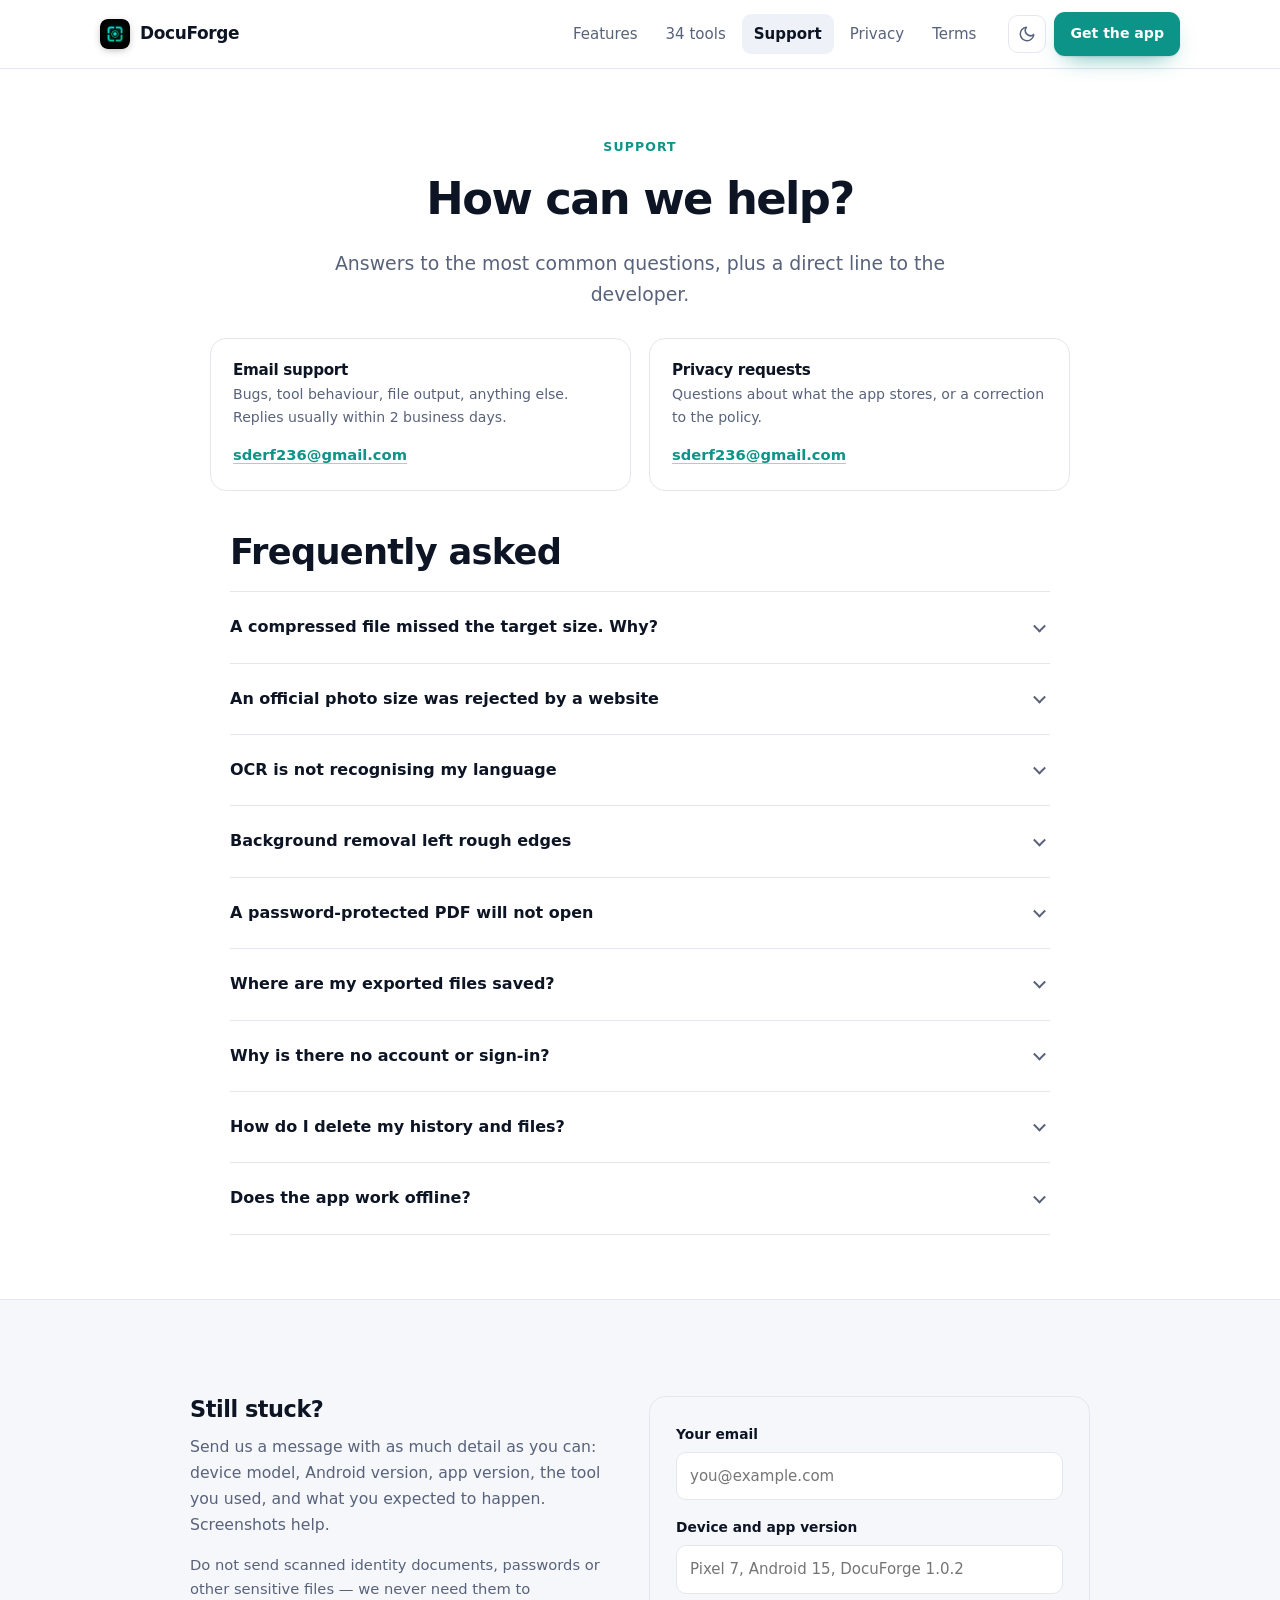
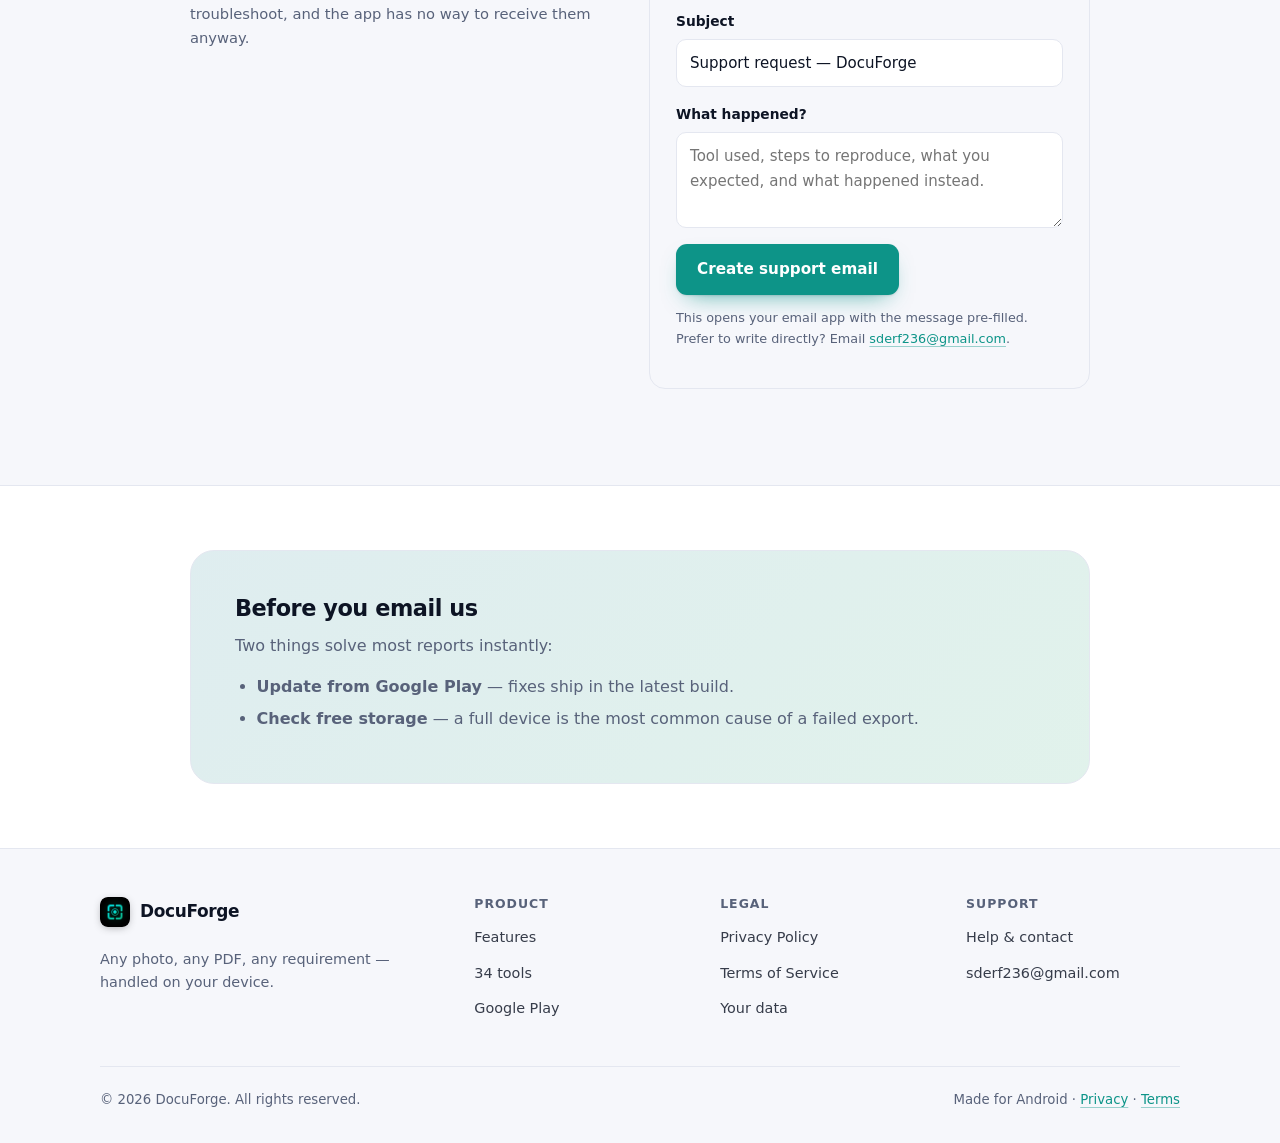
<file: support.html>
<!DOCTYPE html>
<html lang="en" data-theme="light">
<head>
  <meta charset="utf-8">
  <meta name="viewport" content="width=device-width, initial-scale=1">
  <title>Support &amp; contact — DocuForge</title>
  <meta name="description" content="Get help with DocuForge: troubleshooting for compression, official photo sizes, OCR, PDF tools and file exports, plus a direct line to the developer.">
  <link rel="canonical" href="https://docuforge.app/support.html">
  <meta name="theme-color" content="#04100e">
  <link rel="icon" type="image/png" href="assets/img/app-icon.png">
  <link rel="apple-touch-icon" href="assets/img/app-icon.png">
  <link rel="stylesheet" href="assets/css/style.css">
  <script>
    try {
      var t = localStorage.getItem("docuforge-theme");
      if (!t) t = matchMedia("(prefers-color-scheme: dark)").matches ? "dark" : "light";
      document.documentElement.setAttribute("data-theme", t);
    } catch (e) {}
    document.documentElement.classList.add("js");
  </script>
</head>
<body>
  <a class="skip-link" href="#main">Skip to content</a>

  <header class="site-header">
    <div class="container">
      <nav class="nav" aria-label="Primary">
        <a class="brand" href="index.html">
          <span class="brand__mark"><img src="assets/img/app-icon.png" alt="" width="30" height="30"></span>
          DocuForge
        </a>

        <button class="icon-btn nav__toggle" type="button" data-nav-toggle
                aria-expanded="false" aria-controls="primary-nav" aria-label="Open menu">
          <svg viewBox="0 0 24 24" fill="none" stroke="currentColor" stroke-width="2" stroke-linecap="round">
            <path d="M4 7h16M4 12h16M4 17h16"></path>
          </svg>
        </button>

        <div class="nav__links" id="primary-nav">
          <a href="index.html#features">Features</a>
          <a href="index.html#tools">34 tools</a>
          <a href="support.html">Support</a>
          <a href="privacy.html">Privacy</a>
          <a href="terms.html">Terms</a>
        </div>

        <div class="nav__actions">
          <button class="icon-btn" type="button" data-theme-toggle aria-label="Switch theme">
            <svg viewBox="0 0 24 24" fill="none" stroke="currentColor" stroke-width="2" stroke-linecap="round" stroke-linejoin="round">
              <path d="M21 12.8A9 9 0 1 1 11.2 3a7 7 0 0 0 9.8 9.8z"></path>
            </svg>
          </button>
          <a class="btn btn--sm" href="https://play.google.com/store/apps/details?id=app.docuforge.studio"
             rel="noopener" target="_blank">Get the app</a>
        </div>
      </nav>
    </div>
  </header>

  <main id="main">
    <section class="section section--tight">
      <div class="container">
        <div class="center" style="max-width:640px;margin-inline:auto">
          <p class="eyebrow">Support</p>
          <h1 style="font-size:clamp(1.9rem,4.4vw,2.8rem)">How can we help?</h1>
          <p class="lede">Answers to the most common questions, plus a direct line to the developer.</p>
        </div>

        <div class="contact-card" style="max-width:860px;margin-inline:auto">
          <div class="contact-item">
            <h3>Email support</h3>
            <p>Bugs, tool behaviour, file output, anything else. Replies usually within 2 business days.</p>
            <a href="mailto:sderf236@gmail.com">sderf236@gmail.com</a>
          </div>

          <div class="contact-item">
            <h3>Privacy requests</h3>
            <p>Questions about what the app stores, or a correction to the policy.</p>
            <a href="mailto:sderf236@gmail.com">sderf236@gmail.com</a>
          </div>
        </div>

        <div style="max-width:820px;margin-inline:auto">
          <h2 style="margin-bottom:18px">Frequently asked</h2>

          <div class="faq">
            <details>
              <summary>A compressed file missed the target size. Why?</summary>
              <p>Compression works by reducing quality until the file fits, so some images—already compressed JPEGs, or very detailed photos—cannot reach a very small target without looking bad. The app stops before destroying the image. Try a slightly larger target, or convert to JPEG first with the <strong>Format converter</strong>.</p>
            </details>

            <details>
              <summary>An official photo size was rejected by a website</summary>
              <p>Most portals check three things: exact pixel dimensions, DPI metadata, and a maximum file size. In <strong>Official photo sizes</strong>, confirm the country and document type first — the app sets width, height and DPI together. If the portal still refuses it, email us the exact requirements and we will check the preset.</p>
            </details>

            <details>
              <summary>OCR is not recognising my language</summary>
              <p>Text recognition runs on-device. Open the OCR tool and make sure the right recognition language is selected; Latin, Arabic and Devanagari scripts are supported by the bundled models. Low light or angled photos reduce accuracy — rescan with the document scanner first.</p>
            </details>

            <details>
              <summary>Background removal left rough edges</summary>
              <p>The tool uses an on-device segmentation model plus an edge fallback. It works best on a clear subject against a plain background. Try the passport-blue or white output mode, and crop tighter before running it.</p>
            </details>

            <details>
              <summary>A password-protected PDF will not open</summary>
              <p>Use <strong>Protect / unlock</strong> and enter the existing password to remove protection. If the file uses a certificate rather than a password, the app cannot open it. We never receive your file or your password.</p>
            </details>

            <details>
              <summary>Where are my exported files saved?</summary>
              <p>Results are written to the app’s local storage and, when you tap <strong>Save</strong> or <strong>Export</strong>, to your gallery or <code>Downloads</code>. On Android 10 and later you can also share straight to another app without saving a copy.</p>
            </details>

            <details>
              <summary>Why is there no account or sign-in?</summary>
              <p>Because there is no server. DocuForge processes everything on your device, so an account would add risk without adding anything. Your files and history never leave the phone, and there is nothing for us to sync or recover.</p>
            </details>

            <details>
              <summary>How do I delete my history and files?</summary>
              <p>Open <strong>History</strong> and delete an entry, or tap <strong>Clear all</strong>. To remove everything, uninstall the app or clear its data in Android settings. Full steps are on the <a href="data.html">your data</a> page.</p>
            </details>

            <details>
              <summary>Does the app work offline?</summary>
              <p>Yes. The only network use is the one-time download of the ML Kit face-detection model through Google Play services, used by the passport-photo face guide. Everything else runs locally.</p>
            </details>
          </div>
        </div>
      </div>
    </section>

    <section class="section section--surface">
      <div class="container">
        <div class="grid grid--2" style="max-width:900px;margin-inline:auto;align-items:start">
          <div>
            <h2 style="font-size:1.4rem">Still stuck?</h2>
            <p class="lede" style="font-size:.98rem">
              Send us a message with as much detail as you can: device model, Android version,
              app version, the tool you used, and what you expected to happen. Screenshots help.
            </p>
            <p style="font-size:.92rem;color:var(--muted)">
              Do not send scanned identity documents, passwords or other sensitive files — we never
              need them to troubleshoot, and the app has no way to receive them anyway.
            </p>
          </div>

          <div class="form-card">
            <form data-mailto-form="sderf236@gmail.com">
              <div class="form-row">
                <label for="s-email">Your email</label>
                <input id="s-email" name="From" type="email" required placeholder="you@example.com" autocomplete="email">
              </div>

              <div class="form-row">
                <label for="s-device">Device and app version</label>
                <input id="s-device" name="Device" type="text" placeholder="Pixel 7, Android 15, DocuForge 1.0.2">
              </div>

              <div class="form-row">
                <label for="s-subject">Subject</label>
                <input id="s-subject" name="subject" type="text" required value="Support request — DocuForge">
              </div>

              <div class="form-row">
                <label for="s-message">What happened?</label>
                <textarea id="s-message" name="Message" required placeholder="Tool used, steps to reproduce, what you expected, and what happened instead."></textarea>
              </div>

              <button class="btn" type="submit">Create support email</button>
              <p class="form-hint" style="margin-top:12px">
                This opens your email app with the message pre-filled. Prefer to write directly?
                Email <a href="mailto:sderf236@gmail.com">sderf236@gmail.com</a>.
              </p>
            </form>
          </div>
        </div>
      </div>
    </section>

    <section class="section section--tight">
      <div class="container">
        <div class="band" style="max-width:900px;margin-inline:auto">
          <h2 style="font-size:1.4rem">Before you email us</h2>
          <p style="margin-bottom:14px">Two things solve most reports instantly:</p>
          <ul style="margin:0;color:var(--muted)">
            <li><strong>Update from Google Play</strong> — fixes ship in the latest build.</li>
            <li><strong>Check free storage</strong> — a full device is the most common cause of a failed export.</li>
          </ul>
        </div>
      </div>
    </section>
  </main>

  <footer class="site-footer">
    <div class="container">
      <div class="footer__grid">
        <div class="footer__brand">
          <a class="brand" href="index.html">
            <span class="brand__mark"><img src="assets/img/app-icon.png" alt="" width="30" height="30"></span>
            DocuForge
          </a>
          <p>Any photo, any PDF, any requirement — handled on your device.</p>
        </div>

        <div class="footer__col">
          <h4>Product</h4>
          <ul>
            <li><a href="index.html#features">Features</a></li>
            <li><a href="index.html#tools">34 tools</a></li>
            <li><a href="https://play.google.com/store/apps/details?id=app.docuforge.studio" rel="noopener" target="_blank">Google Play</a></li>
          </ul>
        </div>

        <div class="footer__col">
          <h4>Legal</h4>
          <ul>
            <li><a href="privacy.html">Privacy Policy</a></li>
            <li><a href="terms.html">Terms of Service</a></li>
            <li><a href="data.html">Your data</a></li>
          </ul>
        </div>

        <div class="footer__col">
          <h4>Support</h4>
          <ul>
            <li><a href="support.html">Help &amp; contact</a></li>
            <li><a href="mailto:sderf236@gmail.com">sderf236@gmail.com</a></li>
          </ul>
        </div>
      </div>

      <div class="footer__bottom">
        <p>&copy; <span data-year>2026</span> DocuForge. All rights reserved.</p>
        <p>Made for Android · <a href="privacy.html">Privacy</a> · <a href="terms.html">Terms</a></p>
      </div>
    </div>
  </footer>

  <script src="assets/js/main.js" defer></script>
</body>
</html>
</file>
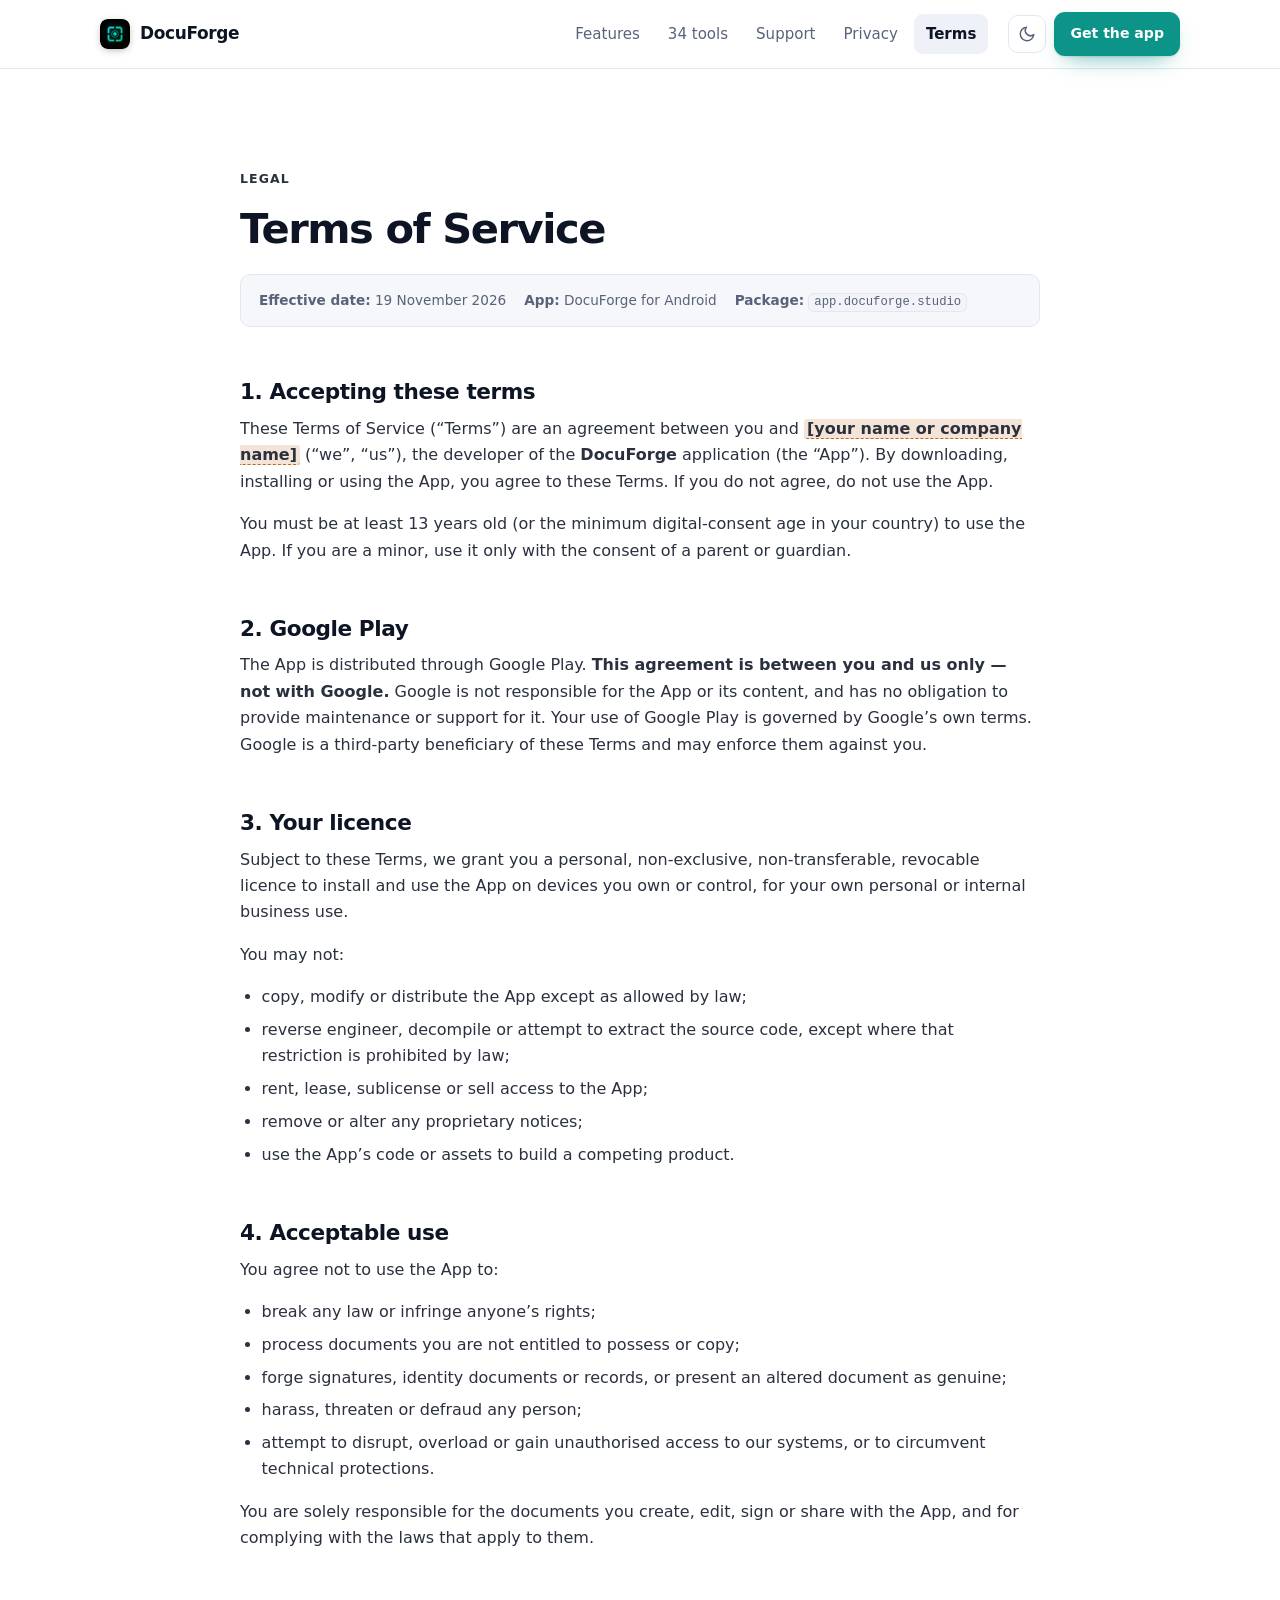
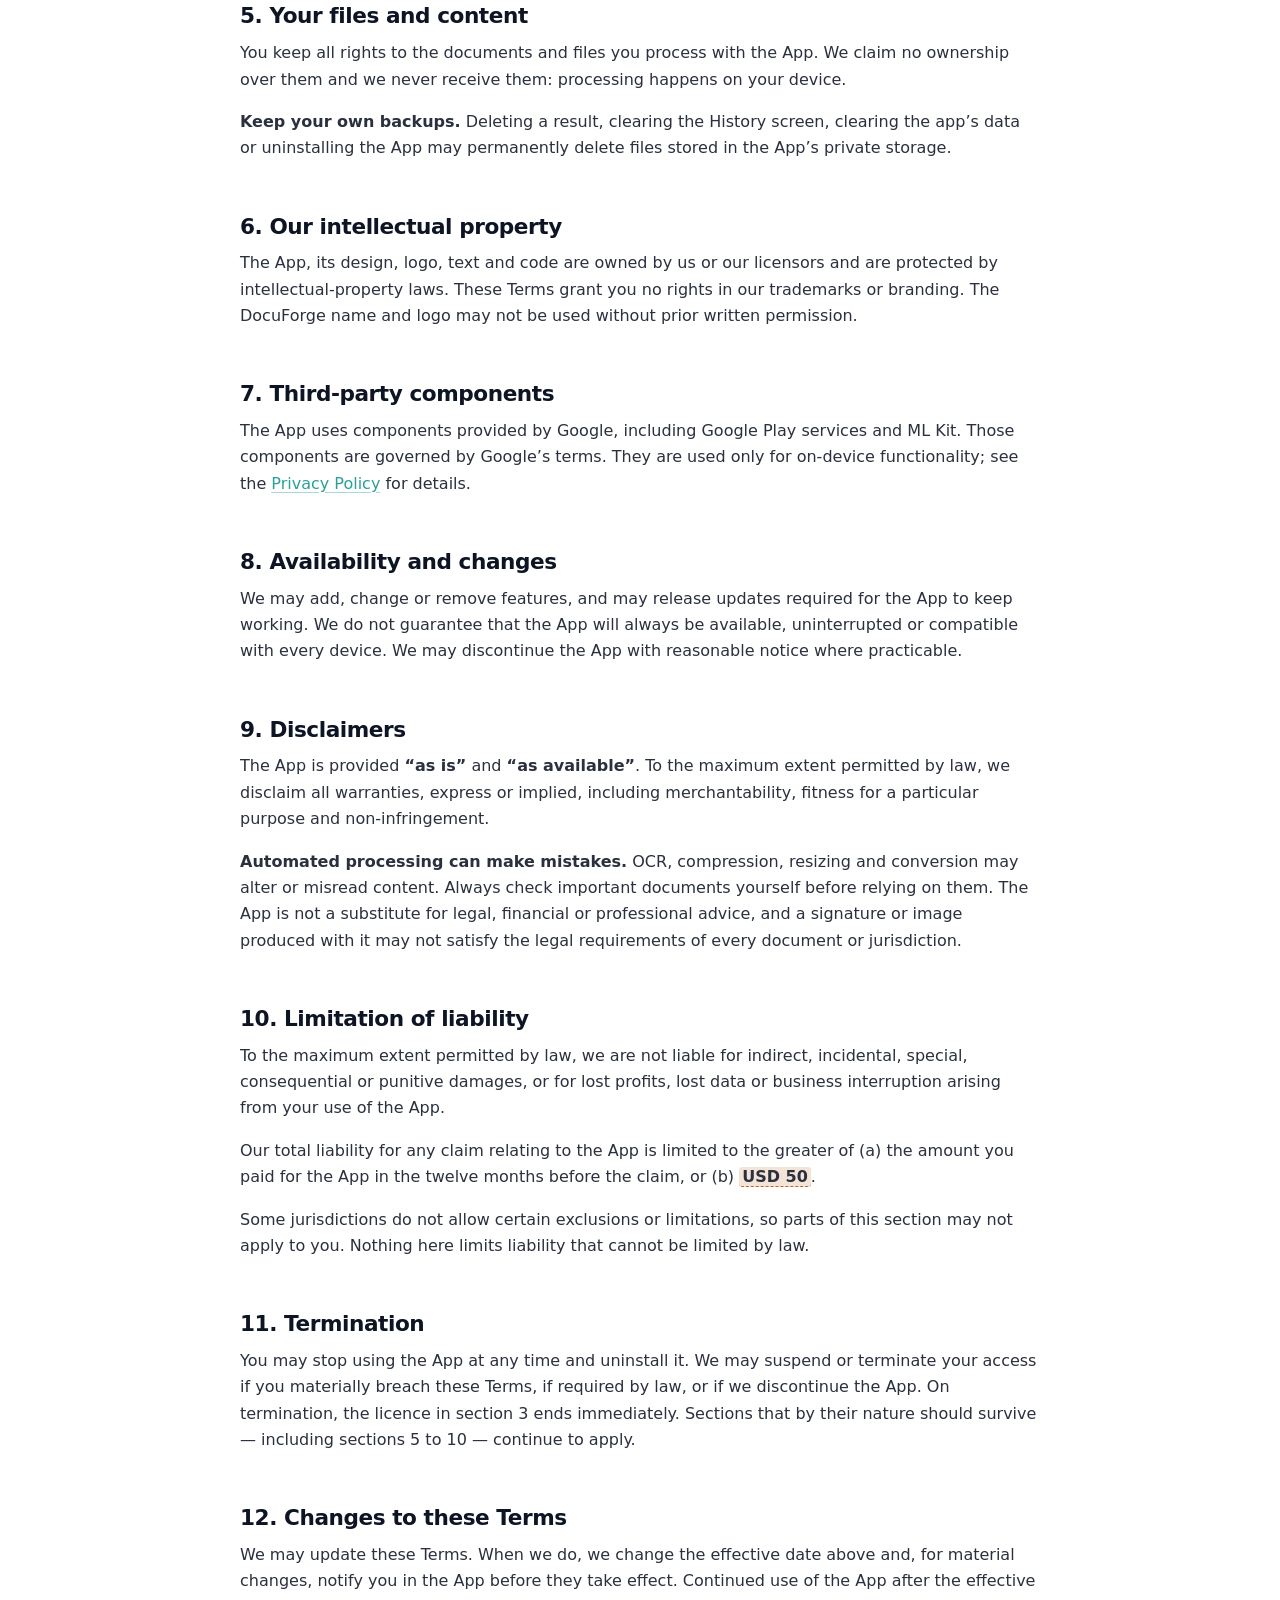
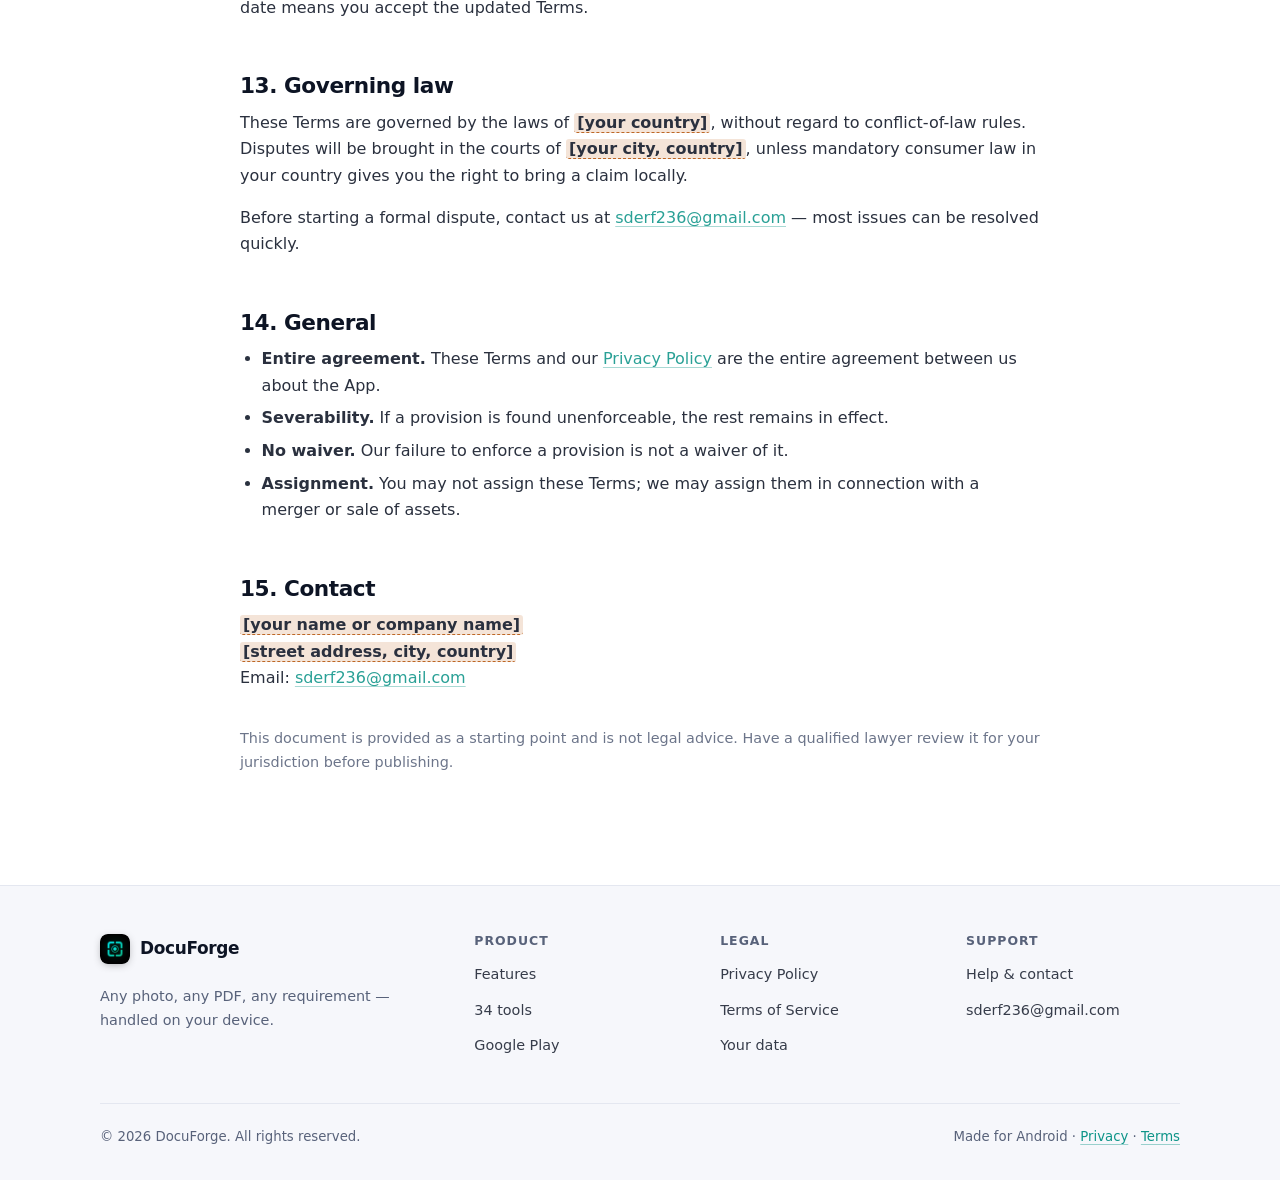
<file: terms.html>
<!DOCTYPE html>
<html lang="en" data-theme="light">
<head>
  <meta charset="utf-8">
  <meta name="viewport" content="width=device-width, initial-scale=1">
  <title>Terms of Service — DocuForge</title>
  <meta name="description" content="The terms that govern your use of DocuForge for Android.">
  <link rel="canonical" href="https://docuforge.app/terms.html">
  <meta name="theme-color" content="#04100e">
  <link rel="icon" type="image/png" href="assets/img/app-icon.png">
  <link rel="apple-touch-icon" href="assets/img/app-icon.png">
  <link rel="stylesheet" href="assets/css/style.css">
  <script>
    try {
      var t = localStorage.getItem("docuforge-theme");
      if (!t) t = matchMedia("(prefers-color-scheme: dark)").matches ? "dark" : "light";
      document.documentElement.setAttribute("data-theme", t);
    } catch (e) {}
    document.documentElement.classList.add("js");
  </script>
</head>
<body>
  <a class="skip-link" href="#main">Skip to content</a>

  <header class="site-header">
    <div class="container">
      <nav class="nav" aria-label="Primary">
        <a class="brand" href="index.html">
          <span class="brand__mark"><img src="assets/img/app-icon.png" alt="" width="30" height="30"></span>
          DocuForge
        </a>

        <button class="icon-btn nav__toggle" type="button" data-nav-toggle
                aria-expanded="false" aria-controls="primary-nav" aria-label="Open menu">
          <svg viewBox="0 0 24 24" fill="none" stroke="currentColor" stroke-width="2" stroke-linecap="round">
            <path d="M4 7h16M4 12h16M4 17h16"></path>
          </svg>
        </button>

        <div class="nav__links" id="primary-nav">
          <a href="index.html#features">Features</a>
          <a href="index.html#tools">34 tools</a>
          <a href="support.html">Support</a>
          <a href="privacy.html">Privacy</a>
          <a href="terms.html">Terms</a>
        </div>

        <div class="nav__actions">
          <button class="icon-btn" type="button" data-theme-toggle aria-label="Switch theme">
            <svg viewBox="0 0 24 24" fill="none" stroke="currentColor" stroke-width="2" stroke-linecap="round" stroke-linejoin="round">
              <path d="M21 12.8A9 9 0 1 1 11.2 3a7 7 0 0 0 9.8 9.8z"></path>
            </svg>
          </button>
          <a class="btn btn--sm" href="https://play.google.com/store/apps/details?id=app.docuforge.studio"
             rel="noopener" target="_blank">Get the app</a>
        </div>
      </nav>
    </div>
  </header>

  <main id="main">
    <section class="section">
      <div class="container">
        <article class="legal">
          <p class="eyebrow">Legal</p>
          <h1>Terms of Service</h1>

          <div class="meta">
            <span><strong>Effective date:</strong> 19 November 2026</span>
            <span><strong>App:</strong> DocuForge for Android</span>
            <span><strong>Package:</strong> <code>app.docuforge.studio</code></span>
          </div>

          <h2 id="acceptance">1. Accepting these terms</h2>
          <p>
            These Terms of Service (“Terms”) are an agreement between you and
            <span class="ph">[your name or company name]</span> (“we”, “us”), the developer of the
            <strong>DocuForge</strong> application (the “App”). By downloading, installing or using
            the App, you agree to these Terms. If you do not agree, do not use the App.
          </p>
          <p>
            You must be at least 13 years old (or the minimum digital-consent age in your country)
            to use the App. If you are a minor, use it only with the consent of a parent or
            guardian.
          </p>

          <h2 id="google-play">2. Google Play</h2>
          <p>
            The App is distributed through Google Play. <strong>This agreement is between you and
            us only — not with Google.</strong> Google is not responsible for the App or its
            content, and has no obligation to provide maintenance or support for it. Your use of
            Google Play is governed by Google’s own terms. Google is a third-party beneficiary of
            these Terms and may enforce them against you.
          </p>

          <h2 id="licence">3. Your licence</h2>
          <p>
            Subject to these Terms, we grant you a personal, non-exclusive, non-transferable,
            revocable licence to install and use the App on devices you own or control, for your
            own personal or internal business use.
          </p>
          <p>You may not:</p>
          <ul>
            <li>copy, modify or distribute the App except as allowed by law;</li>
            <li>reverse engineer, decompile or attempt to extract the source code, except where that restriction is prohibited by law;</li>
            <li>rent, lease, sublicense or sell access to the App;</li>
            <li>remove or alter any proprietary notices;</li>
            <li>use the App’s code or assets to build a competing product.</li>
          </ul>

          <h2 id="acceptable-use">4. Acceptable use</h2>
          <p>You agree not to use the App to:</p>
          <ul>
            <li>break any law or infringe anyone’s rights;</li>
            <li>process documents you are not entitled to possess or copy;</li>
            <li>forge signatures, identity documents or records, or present an altered document as genuine;</li>
            <li>harass, threaten or defraud any person;</li>
            <li>attempt to disrupt, overload or gain unauthorised access to our systems, or to circumvent technical protections.</li>
          </ul>
          <p>
            You are solely responsible for the documents you create, edit, sign or share with the
            App, and for complying with the laws that apply to them.
          </p>

          <h2 id="your-content">5. Your files and content</h2>
          <p>
            You keep all rights to the documents and files you process with the App. We claim no
            ownership over them and we never receive them: processing happens on your device.
          </p>
          <p>
            <strong>Keep your own backups.</strong> Deleting a result, clearing the History screen,
            clearing the app’s data or uninstalling the App may permanently delete files stored in
            the App’s private storage.
          </p>

          <h2 id="ip">6. Our intellectual property</h2>
          <p>
            The App, its design, logo, text and code are owned by us or our licensors and are
            protected by intellectual-property laws. These Terms grant you no rights in our
            trademarks or branding. The DocuForge name and logo may not be used without prior
            written permission.
          </p>

          <h2 id="third-party">7. Third-party components</h2>
          <p>
            The App uses components provided by Google, including Google Play services and ML Kit.
            Those components are governed by Google’s terms. They are used only for on-device
            functionality; see the <a href="privacy.html">Privacy Policy</a> for details.
          </p>

          <h2 id="availability">8. Availability and changes</h2>
          <p>
            We may add, change or remove features, and may release updates required for the App to
            keep working. We do not guarantee that the App will always be available, uninterrupted
            or compatible with every device. We may discontinue the App with reasonable notice
            where practicable.
          </p>

          <h2 id="disclaimer">9. Disclaimers</h2>
          <p>
            The App is provided <strong>“as is”</strong> and <strong>“as available”</strong>. To
            the maximum extent permitted by law, we disclaim all warranties, express or implied,
            including merchantability, fitness for a particular purpose and non-infringement.
          </p>
          <p>
            <strong>Automated processing can make mistakes.</strong> OCR, compression, resizing and
            conversion may alter or misread content. Always check important documents yourself
            before relying on them. The App is not a substitute for legal, financial or
            professional advice, and a signature or image produced with it may not satisfy the
            legal requirements of every document or jurisdiction.
          </p>

          <h2 id="liability">10. Limitation of liability</h2>
          <p>
            To the maximum extent permitted by law, we are not liable for indirect, incidental,
            special, consequential or punitive damages, or for lost profits, lost data or business
            interruption arising from your use of the App.
          </p>
          <p>
            Our total liability for any claim relating to the App is limited to the greater of
            (a) the amount you paid for the App in the twelve months before the claim, or
            (b) <span class="ph">USD 50</span>.
          </p>
          <p>
            Some jurisdictions do not allow certain exclusions or limitations, so parts of this
            section may not apply to you. Nothing here limits liability that cannot be limited by
            law.
          </p>

          <h2 id="termination">11. Termination</h2>
          <p>
            You may stop using the App at any time and uninstall it. We may suspend or terminate
            your access if you materially breach these Terms, if required by law, or if we
            discontinue the App. On termination, the licence in section 3 ends immediately.
            Sections that by their nature should survive — including sections 5 to 10 — continue to
            apply.
          </p>

          <h2 id="changes">12. Changes to these Terms</h2>
          <p>
            We may update these Terms. When we do, we change the effective date above and, for
            material changes, notify you in the App before they take effect. Continued use of the
            App after the effective date means you accept the updated Terms.
          </p>

          <h2 id="law">13. Governing law</h2>
          <p>
            These Terms are governed by the laws of <span class="ph">[your country]</span>, without
            regard to conflict-of-law rules. Disputes will be brought in the courts of
            <span class="ph">[your city, country]</span>, unless mandatory consumer law in your
            country gives you the right to bring a claim locally.
          </p>
          <p>
            Before starting a formal dispute, contact us at
            <a href="mailto:sderf236@gmail.com">sderf236@gmail.com</a> — most issues can be
            resolved quickly.
          </p>

          <h2 id="general">14. General</h2>
          <ul>
            <li><strong>Entire agreement.</strong> These Terms and our <a href="privacy.html">Privacy Policy</a> are the entire agreement between us about the App.</li>
            <li><strong>Severability.</strong> If a provision is found unenforceable, the rest remains in effect.</li>
            <li><strong>No waiver.</strong> Our failure to enforce a provision is not a waiver of it.</li>
            <li><strong>Assignment.</strong> You may not assign these Terms; we may assign them in connection with a merger or sale of assets.</li>
          </ul>

          <h2 id="contact">15. Contact</h2>
          <p>
            <span class="ph">[your name or company name]</span><br>
            <span class="ph">[street address, city, country]</span><br>
            Email: <a href="mailto:sderf236@gmail.com">sderf236@gmail.com</a>
          </p>

          <p style="margin-top:36px;font-size:.9rem;color:var(--muted)">
            This document is provided as a starting point and is not legal advice. Have a qualified
            lawyer review it for your jurisdiction before publishing.
          </p>
        </article>
      </div>
    </section>
  </main>

  <footer class="site-footer">
    <div class="container">
      <div class="footer__grid">
        <div class="footer__brand">
          <a class="brand" href="index.html">
            <span class="brand__mark"><img src="assets/img/app-icon.png" alt="" width="30" height="30"></span>
            DocuForge
          </a>
          <p>Any photo, any PDF, any requirement — handled on your device.</p>
        </div>

        <div class="footer__col">
          <h4>Product</h4>
          <ul>
            <li><a href="index.html#features">Features</a></li>
            <li><a href="index.html#tools">34 tools</a></li>
            <li><a href="https://play.google.com/store/apps/details?id=app.docuforge.studio" rel="noopener" target="_blank">Google Play</a></li>
          </ul>
        </div>

        <div class="footer__col">
          <h4>Legal</h4>
          <ul>
            <li><a href="privacy.html">Privacy Policy</a></li>
            <li><a href="terms.html">Terms of Service</a></li>
            <li><a href="data.html">Your data</a></li>
          </ul>
        </div>

        <div class="footer__col">
          <h4>Support</h4>
          <ul>
            <li><a href="support.html">Help &amp; contact</a></li>
            <li><a href="mailto:sderf236@gmail.com">sderf236@gmail.com</a></li>
          </ul>
        </div>
      </div>

      <div class="footer__bottom">
        <p>&copy; <span data-year>2026</span> DocuForge. All rights reserved.</p>
        <p>Made for Android · <a href="privacy.html">Privacy</a> · <a href="terms.html">Terms</a></p>
      </div>
    </div>
  </footer>

  <script src="assets/js/main.js" defer></script>
</body>
</html>
</file>
<file: assets/css/style.css>
/* ==========================================================================
   DocuForge — site styles
   Plain CSS. No build step, no framework.
   ========================================================================== */

/* ---------- 1. Design tokens ---------- */
:root {
  --brand: #0d9488;
  --brand-strong: #0f766e;
  --brand-soft: #e6fffb;
  --accent: #22c55e;

  --bg: #ffffff;
  --surface: #f6f7fb;
  --surface-2: #eef1f8;
  --text: #0d1424;
  --muted: #58627a;
  --border: #e4e7f0;
  --code-bg: #f3f4f9;

  --success: #0f9d68;
  --warn: #b45309;
  --warn-bg: #fff7ed;

  --shadow-sm: 0 1px 2px rgba(13, 20, 36, 0.05);
  --shadow: 0 1px 2px rgba(13, 20, 36, 0.04), 0 14px 34px -14px rgba(13, 20, 36, 0.18);

  --radius-sm: 10px;
  --radius: 16px;
  --radius-lg: 24px;

  --max: 1120px;
  --nav-h: 68px;

  --font: "Inter", ui-sans-serif, system-ui, -apple-system, "Segoe UI", Roboto,
    "Helvetica Neue", Arial, "Noto Sans", sans-serif;
  --mono: ui-monospace, SFMono-Regular, "SF Mono", Menlo, Consolas, monospace;
}

:root[data-theme="dark"] {
  --brand: #2dd4bf;
  --brand-strong: #5eead4;
  --brand-soft: #0d2b28;
  --accent: #4ade80;

  --bg: #0b0f19;
  --surface: #111726;
  --surface-2: #172033;
  --text: #e9edf7;
  --muted: #98a3ba;
  --border: #1e2839;
  --code-bg: #0f1626;

  --success: #34d399;
  --warn: #fbbf24;
  --warn-bg: #2a1d05;

  --shadow-sm: 0 1px 2px rgba(0, 0, 0, 0.4);
  --shadow: 0 1px 2px rgba(0, 0, 0, 0.35), 0 16px 40px -16px rgba(0, 0, 0, 0.6);
}

/* ---------- 2. Reset ---------- */
*,
*::before,
*::after {
  box-sizing: border-box;
}

html {
  -webkit-text-size-adjust: 100%;
  scroll-behavior: smooth;
  scroll-padding-top: calc(var(--nav-h) + 24px);
}

body {
  margin: 0;
  font-family: var(--font);
  font-size: 16px;
  line-height: 1.65;
  color: var(--text);
  background: var(--bg);
  -webkit-font-smoothing: antialiased;
  text-rendering: optimizeLegibility;
}

img,
svg {
  max-width: 100%;
  display: block;
}

a {
  color: var(--brand);
  text-decoration-color: color-mix(in srgb, var(--brand) 40%, transparent);
  text-underline-offset: 3px;
}

a:hover {
  text-decoration-color: currentColor;
}

h1,
h2,
h3,
h4 {
  line-height: 1.2;
  letter-spacing: -0.02em;
  margin: 0 0 0.5em;
  font-weight: 700;
}

h1 {
  font-size: clamp(2.1rem, 5vw, 3.4rem);
  letter-spacing: -0.035em;
}

h2 {
  font-size: clamp(1.55rem, 3.4vw, 2.2rem);
}

h3 {
  font-size: 1.15rem;
}

p {
  margin: 0 0 1em;
}

ul,
ol {
  margin: 0 0 1em;
  padding-inline-start: 1.35em;
}

li {
  margin-bottom: 0.4em;
}

hr {
  border: 0;
  border-top: 1px solid var(--border);
  margin: 2.5rem 0;
}

code {
  font-family: var(--mono);
  font-size: 0.9em;
  background: var(--code-bg);
  border: 1px solid var(--border);
  border-radius: 6px;
  padding: 0.1em 0.4em;
}

::selection {
  background: var(--brand);
  color: #fff;
}

:focus-visible {
  outline: 2px solid var(--brand);
  outline-offset: 3px;
  border-radius: 4px;
}

/* ---------- 3. Layout helpers ---------- */
.container {
  width: 100%;
  max-width: var(--max);
  margin-inline: auto;
  padding-inline: 20px;
}

.section {
  padding-block: clamp(56px, 8vw, 96px);
}

.section--tight {
  padding-block: clamp(40px, 5vw, 64px);
}

.section--surface {
  background: var(--surface);
  border-block: 1px solid var(--border);
}

.skip-link {
  position: absolute;
  left: -9999px;
  top: 0;
  z-index: 999;
  background: var(--brand);
  color: #fff;
  padding: 12px 18px;
  border-radius: 0 0 var(--radius-sm) 0;
}

.skip-link:focus {
  left: 0;
}

.eyebrow {
  display: inline-flex;
  align-items: center;
  gap: 8px;
  font-size: 0.78rem;
  font-weight: 700;
  letter-spacing: 0.09em;
  text-transform: uppercase;
  color: var(--brand);
  margin-bottom: 14px;
}

.lede {
  font-size: clamp(1.02rem, 1.6vw, 1.18rem);
  color: var(--muted);
  max-width: 62ch;
}

.center {
  text-align: center;
}

.center .lede {
  margin-inline: auto;
}

/* ---------- 4. Header / nav ---------- */
.site-header {
  position: sticky;
  top: 0;
  z-index: 80;
  background: var(--bg);
  background: color-mix(in srgb, var(--bg) 82%, transparent);
  backdrop-filter: saturate(180%) blur(14px);
  -webkit-backdrop-filter: saturate(180%) blur(14px);
  border-bottom: 1px solid var(--border);
}

.nav {
  height: var(--nav-h);
  display: flex;
  align-items: center;
  gap: 20px;
}

.brand {
  display: inline-flex;
  align-items: center;
  gap: 10px;
  font-weight: 800;
  font-size: 1.06rem;
  letter-spacing: -0.02em;
  color: var(--text);
  text-decoration: none;
  flex-shrink: 0;
}

.brand__mark {
  width: 30px;
  height: 30px;
  border-radius: 8px;
  display: grid;
  place-items: center;
  overflow: hidden;
  flex-shrink: 0;
  box-shadow: 0 2px 10px -3px rgba(0, 0, 0, 0.45);
}

.brand__mark img {
  width: 100%;
  height: 100%;
  object-fit: cover;
  display: block;
}

.nav__links {
  display: flex;
  align-items: center;
  gap: 4px;
  margin-inline-start: auto;
}

.nav__links a {
  color: var(--muted);
  text-decoration: none;
  font-size: 0.94rem;
  font-weight: 500;
  padding: 8px 12px;
  border-radius: 9px;
  transition: color 0.15s ease, background 0.15s ease;
}

.nav__links a:hover {
  color: var(--text);
  background: var(--surface-2);
}

.nav__links a[aria-current="page"] {
  color: var(--text);
  background: var(--surface-2);
  font-weight: 600;
}

.nav__actions {
  display: flex;
  align-items: center;
  gap: 8px;
}

.icon-btn {
  width: 38px;
  height: 38px;
  display: grid;
  place-items: center;
  border-radius: 10px;
  border: 1px solid var(--border);
  background: var(--bg);
  color: var(--muted);
  cursor: pointer;
  transition: background 0.15s ease, color 0.15s ease, border-color 0.15s ease;
}

.icon-btn:hover {
  background: var(--surface-2);
  color: var(--text);
}

.icon-btn svg {
  width: 18px;
  height: 18px;
}

.nav__toggle {
  display: none;
}

/* ---------- 5. Buttons ---------- */
.btn {
  --btn-bg: var(--brand);
  --btn-fg: #fff;
  display: inline-flex;
  align-items: center;
  justify-content: center;
  gap: 9px;
  padding: 12px 20px;
  border-radius: 11px;
  border: 1px solid transparent;
  background: var(--btn-bg);
  color: var(--btn-fg);
  font: inherit;
  font-weight: 600;
  font-size: 0.95rem;
  text-decoration: none;
  cursor: pointer;
  transition: transform 0.12s ease, box-shadow 0.2s ease, background 0.2s ease,
    border-color 0.2s ease;
  box-shadow: 0 1px 2px rgba(13, 20, 36, 0.1),
    0 10px 24px -12px color-mix(in srgb, var(--brand) 80%, transparent);
}

.btn:hover {
  background: var(--brand-strong);
  transform: translateY(-1px);
}

.btn:active {
  transform: translateY(0);
}

.btn--ghost {
  --btn-bg: transparent;
  --btn-fg: var(--text);
  border-color: var(--border);
  box-shadow: none;
}

.btn--ghost:hover {
  background: var(--surface-2);
  border-color: color-mix(in srgb, var(--brand) 35%, var(--border));
}

.btn--sm {
  padding: 9px 15px;
  font-size: 0.88rem;
}

.btn--lg {
  padding: 15px 26px;
  font-size: 1rem;
}

.btn svg {
  width: 18px;
  height: 18px;
  flex-shrink: 0;
}

.btn-row {
  display: flex;
  flex-wrap: wrap;
  gap: 12px;
}

/* Official Play badge replacement — editable, no external asset needed */
.play-badge {
  display: inline-flex;
  align-items: center;
  gap: 11px;
  padding: 9px 18px 9px 14px;
  border-radius: 12px;
  background: #111;
  color: #fff;
  text-decoration: none;
  border: 1px solid #2c2c2c;
  transition: transform 0.12s ease, background 0.2s ease;
}

.play-badge:hover {
  background: #000;
  transform: translateY(-1px);
}

.play-badge__text {
  display: flex;
  flex-direction: column;
  line-height: 1.15;
}

.play-badge__small {
  font-size: 0.62rem;
  letter-spacing: 0.09em;
  text-transform: uppercase;
  opacity: 0.78;
}

.play-badge__big {
  font-size: 1rem;
  font-weight: 600;
}

.play-badge svg {
  width: 24px;
  height: 24px;
}

/* ---------- 6. Hero ---------- */
.hero {
  position: relative;
  overflow: hidden;
  padding-block: clamp(48px, 7vw, 88px) clamp(40px, 6vw, 72px);
}

.hero::before {
  content: "";
  position: absolute;
  inset: -40% 30% auto -10%;
  height: 620px;
  background: radial-gradient(
    circle at 50% 50%,
    color-mix(in srgb, var(--brand) 22%, transparent),
    transparent 65%
  );
  filter: blur(20px);
  z-index: -1;
  pointer-events: none;
}

.hero__grid {
  display: grid;
  grid-template-columns: 1.08fr 0.92fr;
  gap: clamp(32px, 5vw, 64px);
  align-items: center;
}

.hero__badge {
  display: inline-flex;
  align-items: center;
  gap: 8px;
  padding: 6px 13px 6px 8px;
  border-radius: 999px;
  border: 1px solid var(--border);
  background: var(--surface);
  font-size: 0.8rem;
  font-weight: 600;
  color: var(--muted);
  margin-bottom: 20px;
}

.hero__badge b {
  color: var(--text);
  font-weight: 700;
}

.dot {
  width: 7px;
  height: 7px;
  border-radius: 50%;
  background: var(--success);
  box-shadow: 0 0 0 3px color-mix(in srgb, var(--success) 20%, transparent);
}

.hero h1 .grad {
  background: linear-gradient(105deg, var(--brand), var(--accent));
  -webkit-background-clip: text;
  background-clip: text;
  color: transparent;
}

.hero__actions {
  margin-top: 28px;
}

.hero__meta {
  display: flex;
  flex-wrap: wrap;
  gap: 8px 20px;
  margin-top: 26px;
  padding: 0;
  list-style: none;
  font-size: 0.86rem;
  color: var(--muted);
}

.hero__meta li {
  display: flex;
  align-items: center;
  gap: 7px;
  margin: 0;
}

.hero__meta svg {
  width: 15px;
  height: 15px;
  color: var(--success);
  flex-shrink: 0;
}

/* Phone mockup, drawn in CSS */
.mock {
  position: relative;
  justify-self: center;
  width: min(320px, 88vw);
}

.mock__phone {
  position: relative;
  border-radius: 38px;
  padding: 12px;
  background: linear-gradient(160deg, #12302c, #071311);
  box-shadow: 0 40px 80px -30px rgba(13, 20, 36, 0.55),
    0 0 0 1px rgba(255, 255, 255, 0.06) inset;
}

.mock__screen {
  border-radius: 28px;
  background: #f6fbfa;
  padding: 18px 16px 22px;
  min-height: 460px;
  display: flex;
  flex-direction: column;
  gap: 12px;
  overflow: hidden;
}

.mock__status {
  display: flex;
  justify-content: space-between;
  font-size: 0.66rem;
  font-weight: 700;
  color: #5f7a75;
  padding: 0 4px 2px;
}

.mock__title {
  font-size: 1rem;
  font-weight: 800;
  color: #0b1f1c;
  letter-spacing: -0.02em;
}

.mock__sub {
  font-size: 0.7rem;
  color: #7a839a;
  margin-top: -8px;
}

.mock__doc {
  background: #fff;
  border: 1px solid #e2eeeb;
  border-radius: 14px;
  padding: 12px;
  display: flex;
  align-items: center;
  gap: 11px;
  box-shadow: 0 6px 16px -12px rgba(13, 20, 36, 0.4);
}

.mock__thumb {
  width: 38px;
  height: 46px;
  border-radius: 7px;
  flex-shrink: 0;
  background: linear-gradient(150deg, #d7f5ef, #b9ece2);
  border: 1px solid #a9e0d6;
  position: relative;
}

.mock__thumb::after {
  content: "";
  position: absolute;
  inset: 8px 9px auto 9px;
  height: 3px;
  border-radius: 2px;
  background: #6fc4b4;
  box-shadow: 0 7px 0 #8fd3c6, 0 14px 0 #b3e6db;
}

.mock__thumb--scan {
  background: linear-gradient(150deg, #d3f7e4, #a7ebc8);
  border-color: #9fe0b9;
}

.mock__thumb--scan::after {
  box-shadow: 0 7px 0 #6ecb9a, 0 14px 0 #a9e8c5;
}

.mock__lines {
  flex: 1;
  min-width: 0;
}

.mock__lines b {
  display: block;
  font-size: 0.74rem;
  color: #0b1f1c;
  white-space: nowrap;
  overflow: hidden;
  text-overflow: ellipsis;
}

.mock__lines span {
  font-size: 0.64rem;
  color: #7d948f;
}

.mock__fab {
  margin-top: auto;
  align-self: flex-end;
  width: 48px;
  height: 48px;
  border-radius: 50%;
  display: grid;
  place-items: center;
  background: linear-gradient(140deg, #0d9488, #22c55e);
  color: #fff;
  box-shadow: 0 10px 22px -8px rgba(79, 70, 229, 0.75);
}

.mock__fab svg {
  width: 20px;
  height: 20px;
}

.mock__chip {
  position: absolute;
  background: var(--bg);
  border: 1px solid var(--border);
  border-radius: 13px;
  padding: 9px 13px;
  box-shadow: var(--shadow);
  font-size: 0.74rem;
  font-weight: 600;
  display: flex;
  align-items: center;
  gap: 8px;
  white-space: nowrap;
}

.mock__chip svg {
  width: 15px;
  height: 15px;
  color: var(--success);
}

.mock__chip--tl {
  top: 46px;
  left: -34px;
}

.mock__chip--br {
  bottom: 74px;
  right: -30px;
}

/* ---------- 7. Cards / features ---------- */
.grid {
  display: grid;
  gap: 18px;
}

.grid--3 {
  grid-template-columns: repeat(3, 1fr);
}

.grid--2 {
  grid-template-columns: repeat(2, 1fr);
}

.grid--4 {
  grid-template-columns: repeat(4, 1fr);
}

.card {
  background: var(--bg);
  border: 1px solid var(--border);
  border-radius: var(--radius);
  padding: 24px;
  box-shadow: var(--shadow-sm);
  transition: transform 0.18s ease, box-shadow 0.18s ease, border-color 0.18s ease;
}

.card:hover {
  transform: translateY(-2px);
  box-shadow: var(--shadow);
  border-color: color-mix(in srgb, var(--brand) 30%, var(--border));
}

.card h3 {
  margin-bottom: 6px;
}

.card p {
  margin: 0;
  color: var(--muted);
  font-size: 0.94rem;
}

.card__icon {
  width: 42px;
  height: 42px;
  border-radius: 12px;
  display: grid;
  place-items: center;
  background: var(--brand-soft);
  color: var(--brand);
  margin-bottom: 16px;
}

.card__icon svg {
  width: 21px;
  height: 21px;
}

/* Steps */
.steps {
  counter-reset: step;
  display: grid;
  grid-template-columns: repeat(3, 1fr);
  gap: 18px;
}

.step {
  position: relative;
  padding: 26px 22px 22px;
  border-radius: var(--radius);
  background: var(--bg);
  border: 1px solid var(--border);
}

.step::before {
  counter-increment: step;
  content: counter(step, decimal-leading-zero);
  display: block;
  font-family: var(--mono);
  font-size: 0.78rem;
  font-weight: 700;
  color: var(--brand);
  margin-bottom: 12px;
}

.step h3 {
  font-size: 1.02rem;
  margin-bottom: 6px;
}

.step p {
  margin: 0;
  color: var(--muted);
  font-size: 0.92rem;
}

/* Screenshot strip placeholders */
.shots {
  display: grid;
  grid-template-columns: repeat(4, 1fr);
  gap: 18px;
}

.shot {
  aspect-ratio: 9 / 17;
  border-radius: 20px;
  border: 1px solid var(--border);
  background: linear-gradient(165deg, var(--surface), var(--surface-2));
  display: grid;
  place-items: center;
  text-align: center;
  padding: 16px;
  color: var(--muted);
  font-size: 0.8rem;
  font-weight: 600;
  position: relative;
  overflow: hidden;
}

.shot::after {
  content: "";
  position: absolute;
  inset: 0;
  background: linear-gradient(
    115deg,
    transparent 30%,
    color-mix(in srgb, var(--brand) 8%, transparent) 50%,
    transparent 70%
  );
}

/* Highlight / privacy band */
.band {
  border-radius: var(--radius-lg);
  padding: clamp(28px, 4vw, 44px);
  background: linear-gradient(
    135deg,
    color-mix(in srgb, var(--brand) 10%, var(--surface)),
    color-mix(in srgb, var(--accent) 10%, var(--surface))
  );
  border: 1px solid var(--border);
}

.band h2 {
  max-width: 26ch;
}

.band p {
  max-width: 60ch;
  color: var(--muted);
}

/* ---------- 7b. Stats strip ---------- */
.stats {
  display: grid;
  grid-template-columns: repeat(3, 1fr);
  gap: 18px;
}

.stat {
  text-align: center;
  padding: 26px 18px;
  border: 1px solid var(--border);
  border-radius: var(--radius);
  background: var(--bg);
  box-shadow: var(--shadow-sm);
}

.stat b {
  display: block;
  font-size: clamp(1.7rem, 3.4vw, 2.3rem);
  font-weight: 800;
  letter-spacing: -0.03em;
  line-height: 1.1;
  margin-bottom: 6px;
  background: linear-gradient(120deg, var(--brand), var(--accent));
  -webkit-background-clip: text;
  background-clip: text;
  color: transparent;
}

.stat span {
  font-size: 0.85rem;
  color: var(--muted);
}

/* ---------- 8. FAQ ---------- */
.faq {
  max-width: 820px;
  margin-inline: auto;
  border-top: 1px solid var(--border);
}

.faq details {
  border-bottom: 1px solid var(--border);
  padding: 6px 0;
}

.faq summary {
  cursor: pointer;
  list-style: none;
  padding: 16px 36px 16px 0;
  font-weight: 600;
  position: relative;
  transition: color 0.15s ease;
}

.faq summary::-webkit-details-marker {
  display: none;
}

.faq summary::after {
  content: "";
  position: absolute;
  right: 6px;
  top: 50%;
  width: 9px;
  height: 9px;
  border-right: 2px solid var(--muted);
  border-bottom: 2px solid var(--muted);
  transform: translateY(-70%) rotate(45deg);
  transition: transform 0.2s ease;
}

.faq details[open] summary::after {
  transform: translateY(-30%) rotate(-135deg);
}

.faq summary:hover {
  color: var(--brand);
}

.faq details > p {
  margin: 0 0 18px;
  color: var(--muted);
  padding-right: 36px;
}

/* ---------- 9. CTA band ---------- */
.cta {
  text-align: center;
  padding: clamp(36px, 6vw, 64px) 24px;
  border-radius: var(--radius-lg);
  background: linear-gradient(135deg, #04211f, #0f766e);
  color: #fff;
  position: relative;
  overflow: hidden;
}

.cta::before {
  content: "";
  position: absolute;
  inset: auto -10% -60% 40%;
  height: 320px;
  background: radial-gradient(circle, rgba(45, 212, 191, 0.32), transparent 70%);
}

.cta h2 {
  color: #fff;
  position: relative;
}

.cta p {
  color: rgba(255, 255, 255, 0.75);
  max-width: 52ch;
  margin-inline: auto;
  position: relative;
}

.cta .btn-row {
  justify-content: center;
  margin-top: 26px;
  position: relative;
}

.cta .btn--ghost {
  --btn-fg: #fff;
  border-color: rgba(255, 255, 255, 0.3);
}

.cta .btn--ghost:hover {
  background: rgba(255, 255, 255, 0.1);
  border-color: rgba(255, 255, 255, 0.5);
}

/* ---------- 10. Footer ---------- */
.site-footer {
  border-top: 1px solid var(--border);
  background: var(--surface);
  padding-block: 48px 32px;
  margin-top: 0;
}

.footer__grid {
  display: grid;
  grid-template-columns: 1.6fr repeat(3, 1fr);
  gap: 32px;
}

.footer__brand p {
  color: var(--muted);
  font-size: 0.9rem;
  max-width: 34ch;
  margin-top: 12px;
}

.footer__col h4 {
  font-size: 0.78rem;
  text-transform: uppercase;
  letter-spacing: 0.08em;
  color: var(--muted);
  margin-bottom: 12px;
  font-weight: 700;
}

.footer__col ul {
  list-style: none;
  padding: 0;
  margin: 0;
}

.footer__col li {
  margin-bottom: 9px;
}

.footer__col a {
  color: var(--text);
  text-decoration: none;
  font-size: 0.9rem;
  opacity: 0.82;
}

.footer__col a:hover {
  opacity: 1;
  color: var(--brand);
}

.footer__bottom {
  margin-top: 36px;
  padding-top: 22px;
  border-top: 1px solid var(--border);
  display: flex;
  flex-wrap: wrap;
  gap: 12px 24px;
  justify-content: space-between;
  align-items: center;
  color: var(--muted);
  font-size: 0.83rem;
}

.footer__bottom p {
  margin: 0;
}

/* ---------- 10b. Tool catalogue ---------- */
.suite {
  margin-bottom: 40px;
}

.suite__head {
  display: flex;
  align-items: baseline;
  gap: 12px;
  margin-bottom: 16px;
  flex-wrap: wrap;
}

.suite__head h3 {
  margin: 0;
  font-size: 1.1rem;
}

.suite__head span {
  font-size: 0.82rem;
  color: var(--muted);
  font-weight: 600;
  letter-spacing: 0.02em;
}

.tool-list {
  list-style: none;
  padding: 0;
  margin: 0;
  display: flex;
  flex-wrap: wrap;
  gap: 8px;
}

.tool-list li {
  margin: 0;
  font-size: 0.82rem;
  font-weight: 500;
  padding: 7px 12px;
  border-radius: 999px;
  border: 1px solid var(--border);
  background: var(--bg);
  color: var(--muted);
  transition: border-color 0.15s ease, color 0.15s ease;
}

.tool-list li:hover {
  border-color: color-mix(in srgb, var(--brand) 40%, var(--border));
  color: var(--text);
}

/* Arabic content blocks inside the English page */
.rtl {
  direction: rtl;
  text-align: right;
}

.rtl ul,
.rtl ol {
  padding-inline-start: 0;
  padding-inline-end: 1.35em;
}

.rtl table th,
.rtl table td {
  text-align: right;
}

/* ---------- 11. Legal pages ---------- */.legal {
  max-width: 800px;
  margin-inline: auto;
}

.legal h1 {
  font-size: clamp(1.9rem, 4vw, 2.6rem);
}

.legal h2 {
  font-size: 1.35rem;
  margin-top: 2.4em;
  scroll-margin-top: calc(var(--nav-h) + 20px);
}

.legal h3 {
  font-size: 1.02rem;
  margin-top: 1.6em;
}

.legal p,
.legal li {
  color: var(--text);
  opacity: 0.88;
}

.legal .meta {
  display: flex;
  flex-wrap: wrap;
  gap: 6px 18px;
  font-size: 0.85rem;
  color: var(--muted);
  padding: 14px 18px;
  border: 1px solid var(--border);
  border-radius: var(--radius-sm);
  background: var(--surface);
  margin-bottom: 32px;
}

.legal table {
  width: 100%;
  border-collapse: collapse;
  font-size: 0.9rem;
  margin: 1.2em 0 1.6em;
  display: block;
  overflow-x: auto;
  white-space: nowrap;
}

.legal th,
.legal td {
  border: 1px solid var(--border);
  padding: 10px 12px;
  text-align: left;
  vertical-align: top;
}

.legal th {
  background: var(--surface);
  font-weight: 600;
}

.legal td {
  white-space: normal;
}

.toc {
  border: 1px solid var(--border);
  border-radius: var(--radius);
  padding: 20px 24px;
  background: var(--surface);
  margin-bottom: 36px;
}

.toc h2 {
  font-size: 0.8rem !important;
  text-transform: uppercase;
  letter-spacing: 0.09em;
  color: var(--muted);
  margin: 0 0 12px !important;
}

.toc ol {
  margin: 0;
  padding-inline-start: 1.2em;
  columns: 2;
  column-gap: 28px;
  font-size: 0.9rem;
}

.toc li {
  margin-bottom: 6px;
  break-inside: avoid;
}

.toc a {
  color: var(--text);
  text-decoration: none;
  opacity: 0.85;
}

.toc a:hover {
  color: var(--brand);
  opacity: 1;
}

/* Callouts */
.note {
  border-left: 3px solid var(--brand);
  background: var(--brand-soft);
  padding: 14px 18px;
  border-radius: 0 var(--radius-sm) var(--radius-sm) 0;
  margin: 1.4em 0;
  font-size: 0.94rem;
}

.note--warn {
  border-left-color: var(--warn);
  background: var(--warn-bg);
}

.note p:last-child {
  margin-bottom: 0;
}

/* Fill-in placeholders — remove once real values are set */
.ph {
  background: color-mix(in srgb, var(--warn) 18%, transparent);
  border-bottom: 1px dashed var(--warn);
  padding: 0 3px;
  border-radius: 3px;
  font-weight: 600;
}

/* ---------- 12. Support page ---------- */
.contact-card {
  display: grid;
  grid-template-columns: repeat(2, 1fr);
  gap: 18px;
  margin: 28px 0 40px;
}

.contact-item {
  border: 1px solid var(--border);
  border-radius: var(--radius);
  padding: 22px;
  background: var(--bg);
}

.contact-item h3 {
  font-size: 0.95rem;
  margin-bottom: 4px;
}

.contact-item p {
  color: var(--muted);
  font-size: 0.88rem;
  margin-bottom: 12px;
}

.contact-item a {
  font-weight: 600;
  font-size: 0.92rem;
}

/* ---------- 13. Delete account page ---------- */
.steps-list {
  list-style: none;
  padding: 0;
  counter-reset: dl;
}

.steps-list li {
  counter-increment: dl;
  position: relative;
  padding-left: 52px;
  margin-bottom: 26px;
}

.steps-list li::before {
  content: counter(dl);
  position: absolute;
  left: 0;
  top: 0;
  width: 34px;
  height: 34px;
  border-radius: 50%;
  display: grid;
  place-items: center;
  background: var(--brand-soft);
  color: var(--brand);
  font-weight: 700;
  font-size: 0.9rem;
}

.steps-list b {
  display: block;
  margin-bottom: 2px;
}

.steps-list p {
  margin: 0;
  color: var(--muted);
  font-size: 0.93rem;
}

.form-card {
  border: 1px solid var(--border);
  border-radius: var(--radius);
  padding: 26px;
  background: var(--surface);
}

.form-row {
  display: grid;
  gap: 6px;
  margin-bottom: 16px;
}

.form-row label {
  font-size: 0.86rem;
  font-weight: 600;
}

.form-row input,
.form-row select,
.form-row textarea {
  font: inherit;
  font-size: 0.94rem;
  padding: 11px 13px;
  border-radius: var(--radius-sm);
  border: 1px solid var(--border);
  background: var(--bg);
  color: var(--text);
  width: 100%;
}

.form-row textarea {
  min-height: 96px;
  resize: vertical;
}

.form-row input:focus,
.form-row select:focus,
.form-row textarea:focus {
  outline: 2px solid var(--brand);
  outline-offset: 1px;
  border-color: transparent;
}

.form-hint {
  font-size: 0.8rem;
  color: var(--muted);
}

/* ---------- 14. 404 ---------- */
.error-page {
  min-height: 62vh;
  display: grid;
  place-items: center;
  text-align: center;
  padding-block: 64px;
}

.error-page__code {
  font-family: var(--mono);
  font-size: clamp(3.5rem, 12vw, 7rem);
  font-weight: 800;
  line-height: 1;
  letter-spacing: -0.05em;
  background: linear-gradient(120deg, var(--brand), var(--accent));
  -webkit-background-clip: text;
  background-clip: text;
  color: transparent;
  margin-bottom: 10px;
}

/* ---------- 15. Motion ---------- */
/* Content stays visible when JavaScript is unavailable: the reveal effect only
   applies once the inline head script has added the .js class. */
.reveal.is-visible {
  opacity: 1;
  transform: none;
}

html.js .reveal {
  opacity: 0;
  transform: translateY(14px);
  transition: opacity 0.55s ease, transform 0.55s ease;
  will-change: opacity, transform;
}

html.js .reveal.is-visible {
  opacity: 1;
  transform: none;
}

@media (prefers-reduced-motion: reduce) {
  html {
    scroll-behavior: auto;
  }

  *,
  *::before,
  *::after {
    animation-duration: 0.001ms !important;
    transition-duration: 0.001ms !important;
  }

  html.js .reveal {
    opacity: 1;
    transform: none;
  }
}

/* ---------- 16. Responsive ---------- */
@media (max-width: 980px) {
  .hero__grid {
    grid-template-columns: 1fr;
    text-align: center;
  }

  .hero__actions .btn-row,
  .hero__meta {
    justify-content: center;
  }

  .hero .lede {
    margin-inline: auto;
  }

  .mock {
    margin-top: 16px;
  }

  .mock__chip--tl {
    left: -12px;
  }

  .mock__chip--br {
    right: -10px;
  }

  .grid--4 {
    grid-template-columns: repeat(2, 1fr);
  }

  .footer__grid {
    grid-template-columns: 1fr 1fr;
  }
}

@media (max-width: 760px) {
  .nav__links {
    position: fixed;
    inset: var(--nav-h) 0 auto 0;
    flex-direction: column;
    align-items: stretch;
    gap: 2px;
    padding: 12px 16px 20px;
    background: var(--bg);
    border-bottom: 1px solid var(--border);
    box-shadow: var(--shadow);
    display: none;
  }

  .nav__links.is-open {
    display: flex;
  }

  .nav__links a {
    padding: 12px 14px;
    font-size: 1rem;
  }

  .nav__toggle {
    display: grid;
    order: 3;
  }

  .nav__actions {
    order: 2;
    margin-inline-start: auto;
  }

  .nav__actions .btn {
    display: none;
  }

  .grid--3,
  .grid--2,
  .grid--4,
  .steps,
  .shots,
  .stats,
  .contact-card {
    grid-template-columns: 1fr;
  }

  .shots {
    grid-template-columns: repeat(2, 1fr);
  }

  .toc ol {
    columns: 1;
  }

  .footer__grid {
    grid-template-columns: 1fr;
    gap: 26px;
  }

  .card {
    padding: 20px;
  }
}

@media (max-width: 420px) {
  .shots {
    grid-template-columns: 1fr;
  }

  .play-badge {
    width: 100%;
    justify-content: center;
  }

  .hero__actions .btn {
    width: 100%;
  }
}

/* ---------- 17. Print (privacy policy) ---------- */
@media print {
  .site-header,
  .site-footer,
  .cta,
  .btn,
  .skip-link {
    display: none !important;
  }

  body {
    background: #fff;
    color: #000;
  }

  .legal h2 {
    page-break-after: avoid;
  }

  a {
    color: #000;
    text-decoration: underline;
  }
}
</file>
